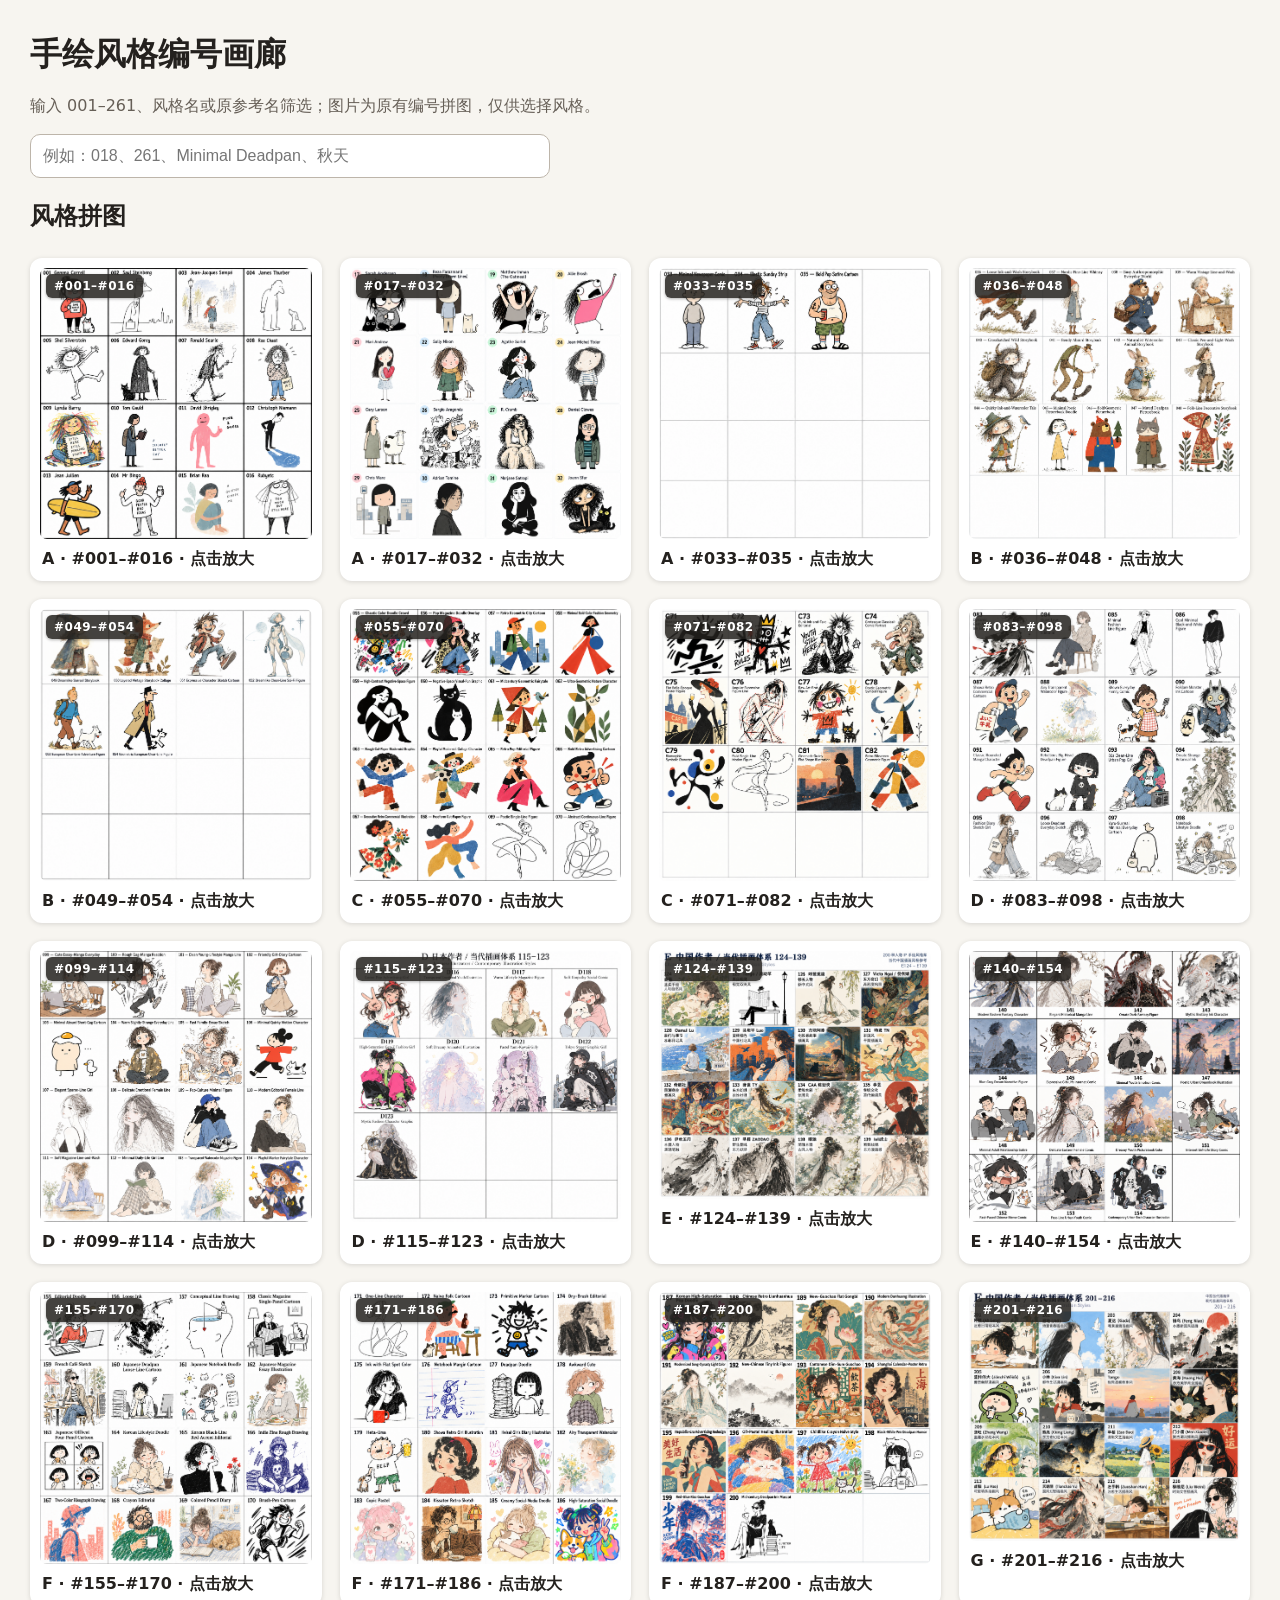
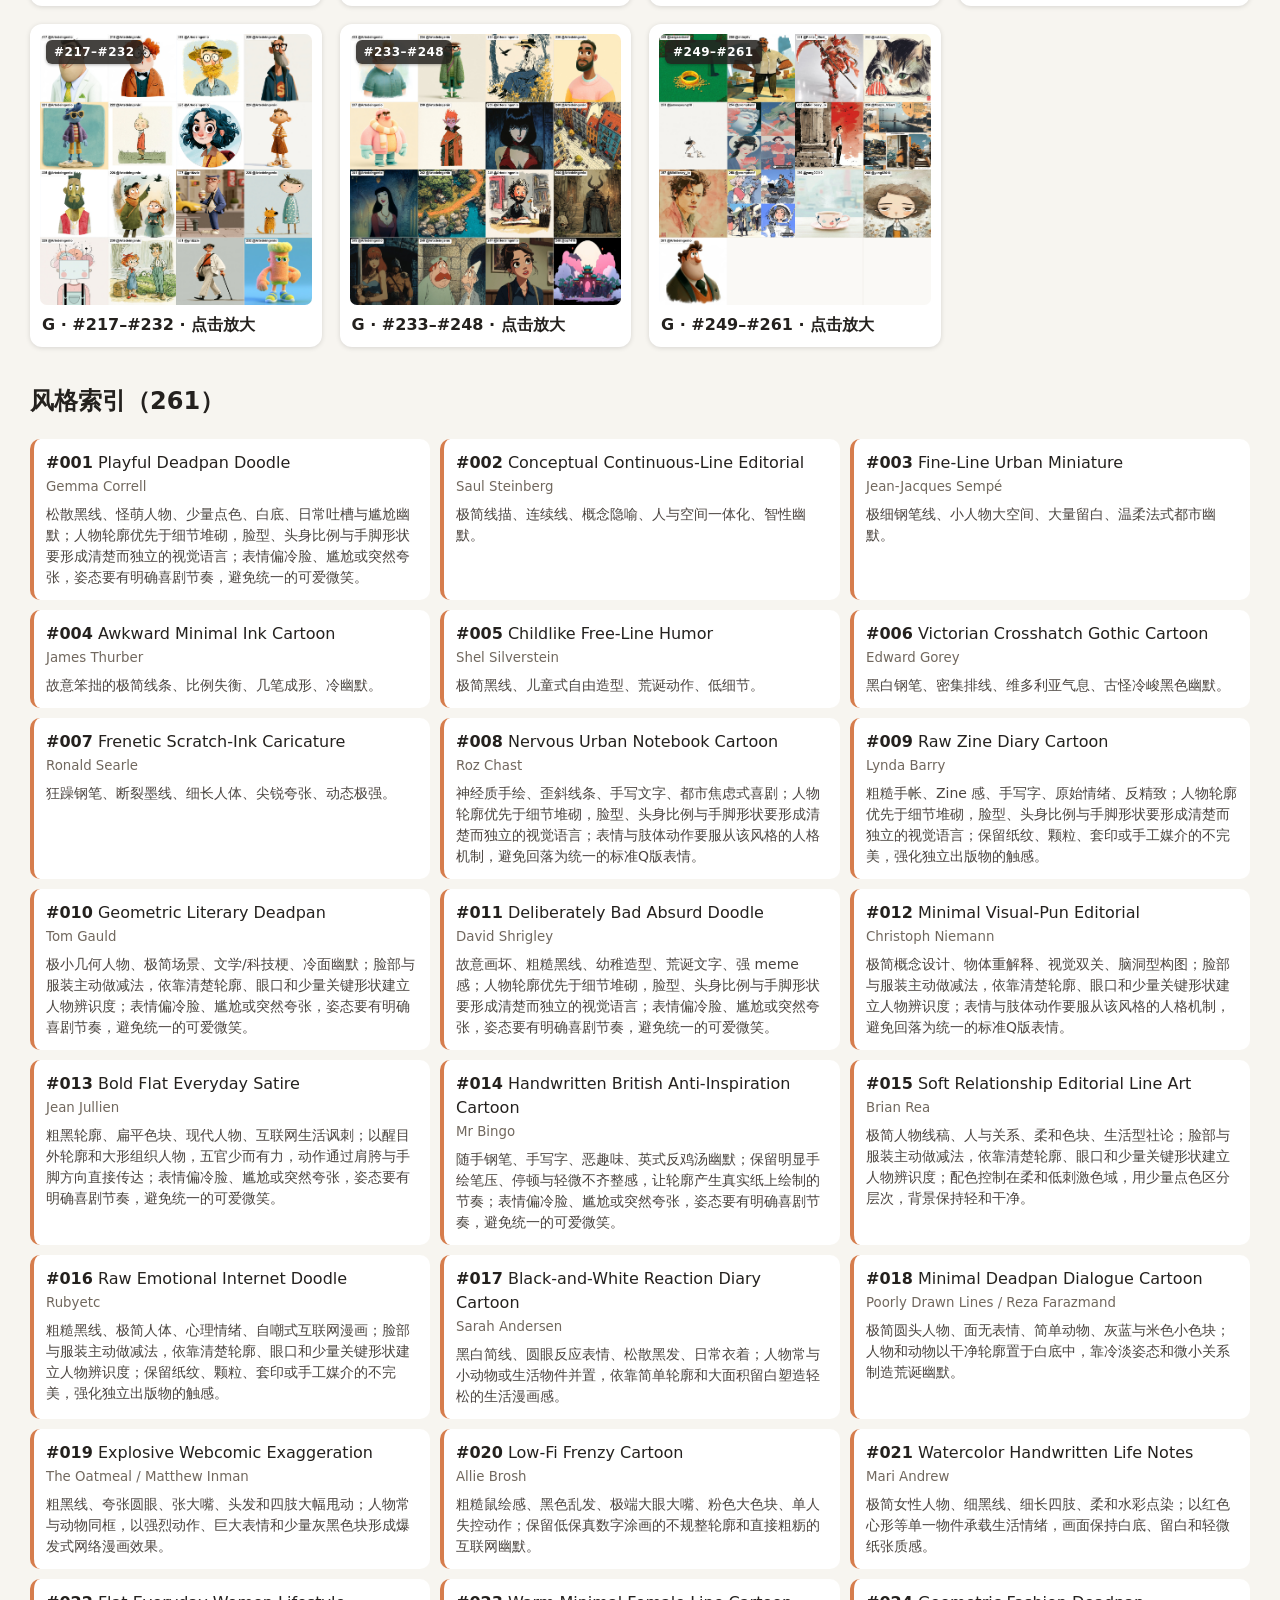
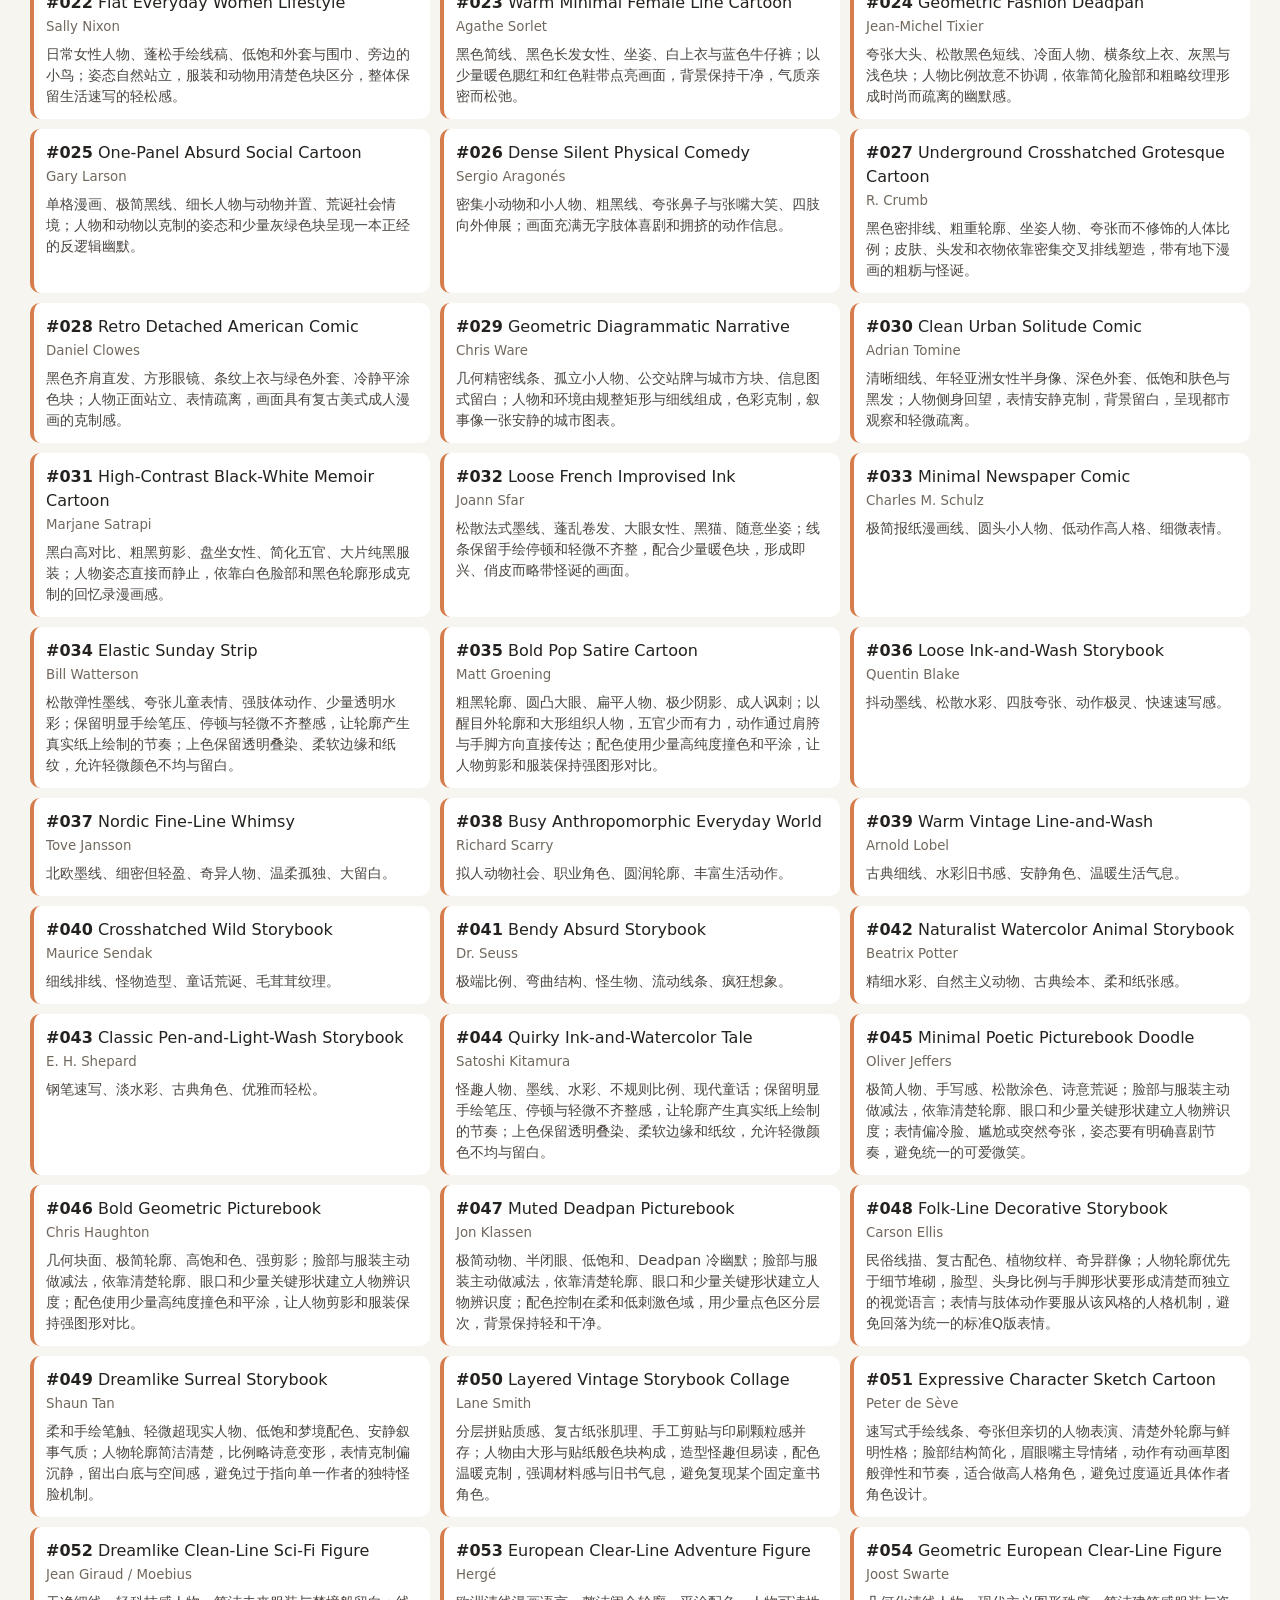
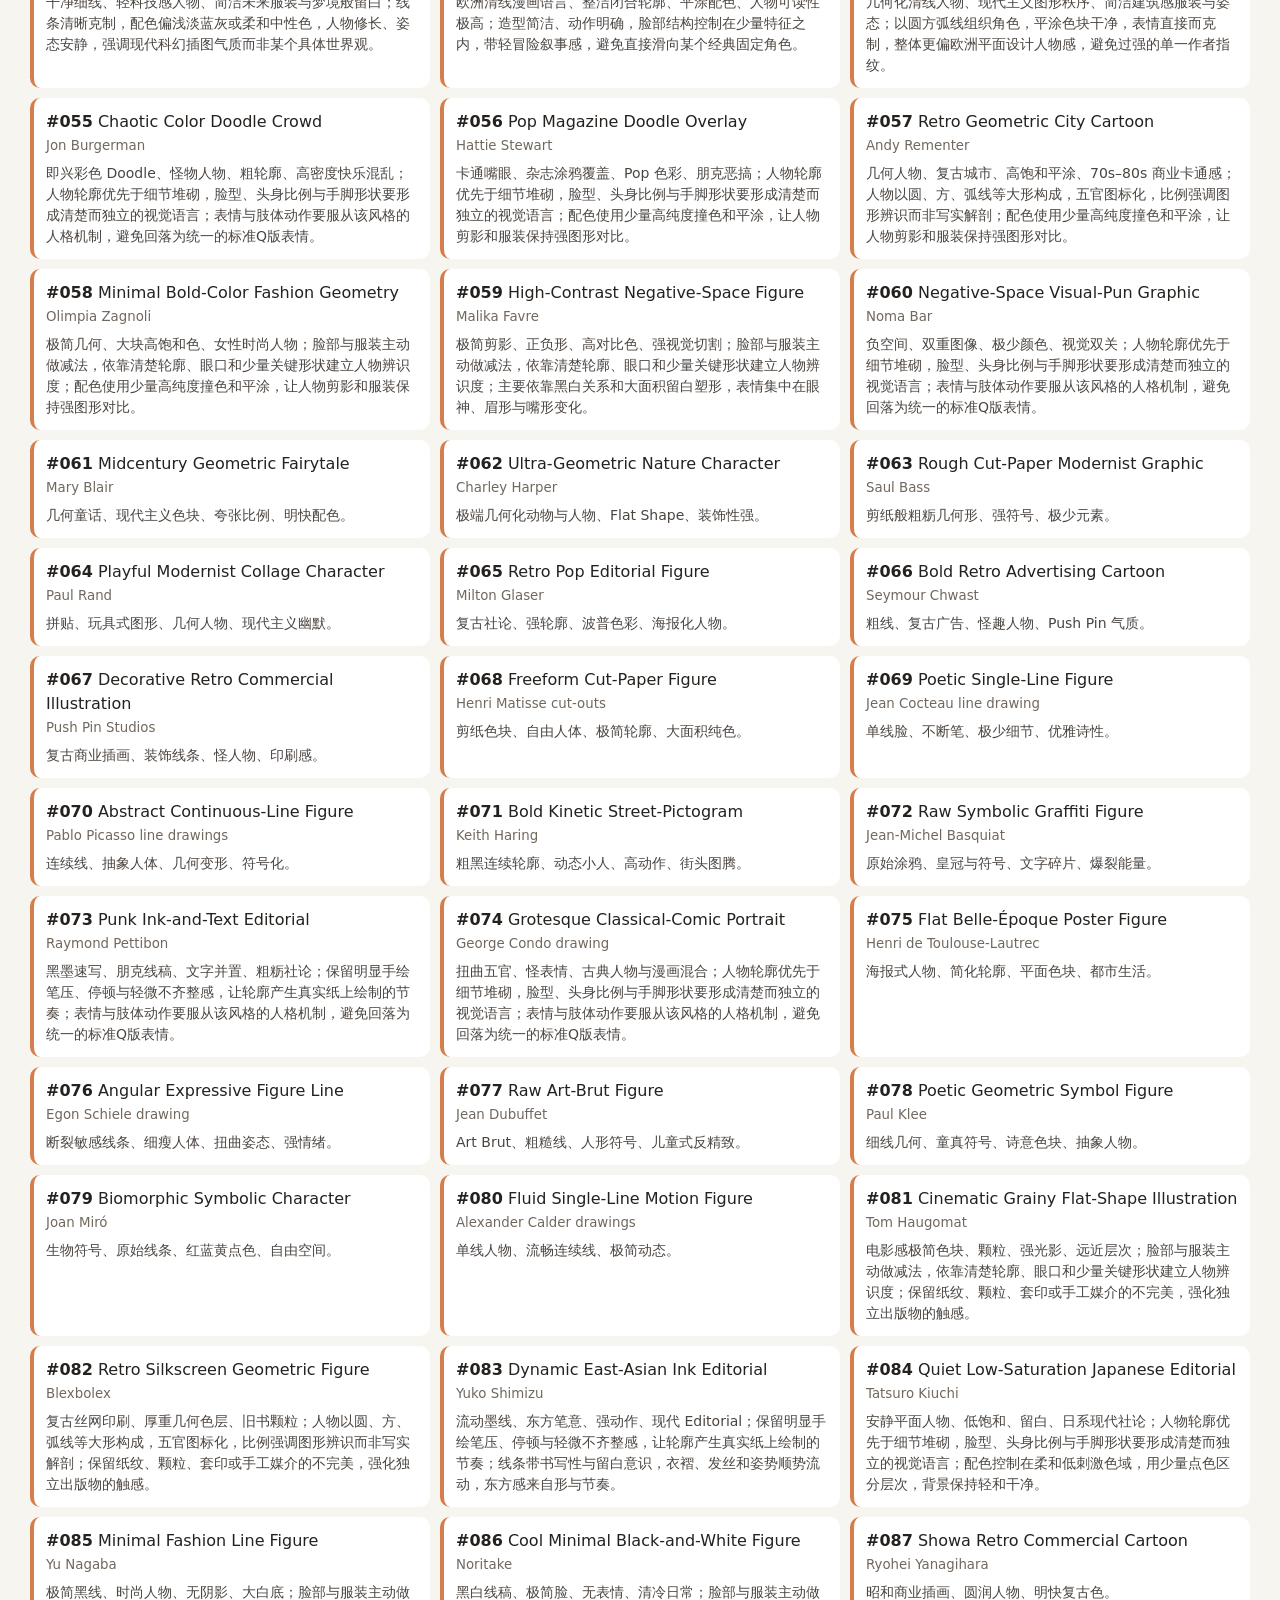
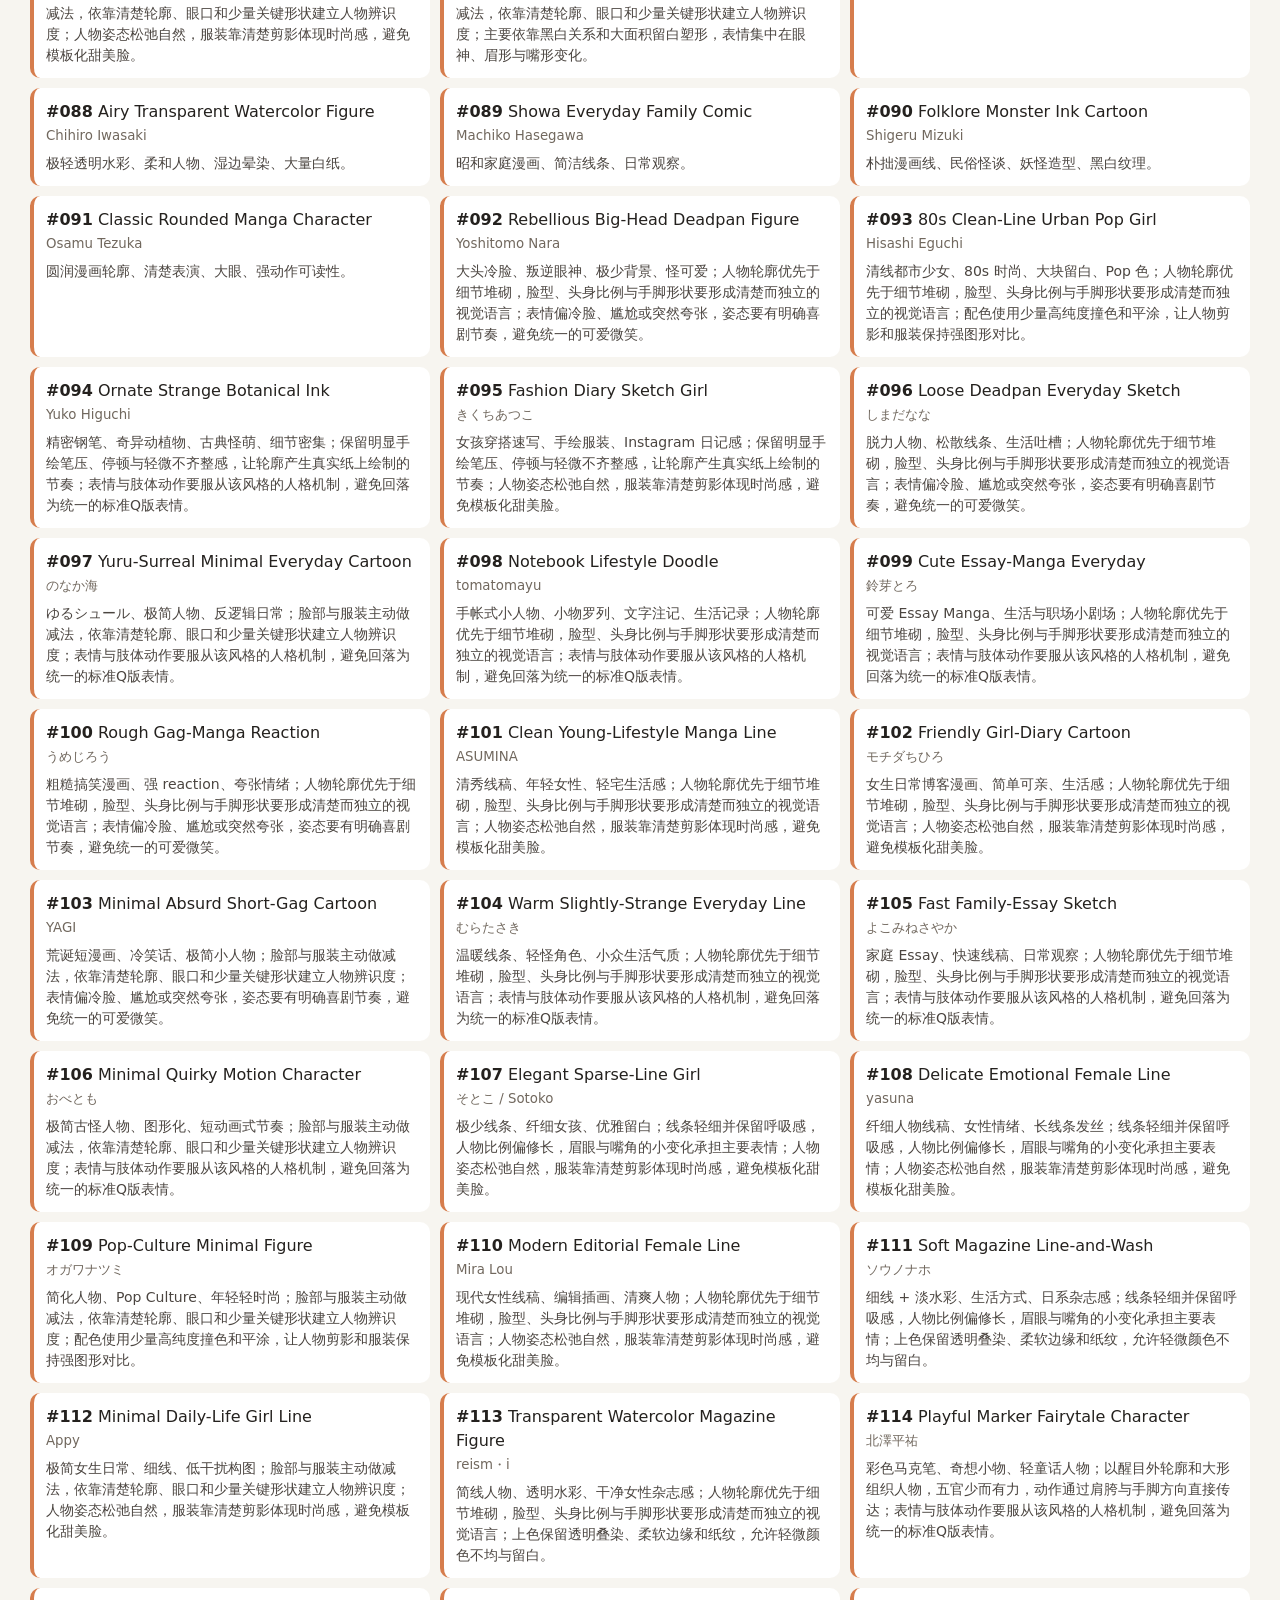
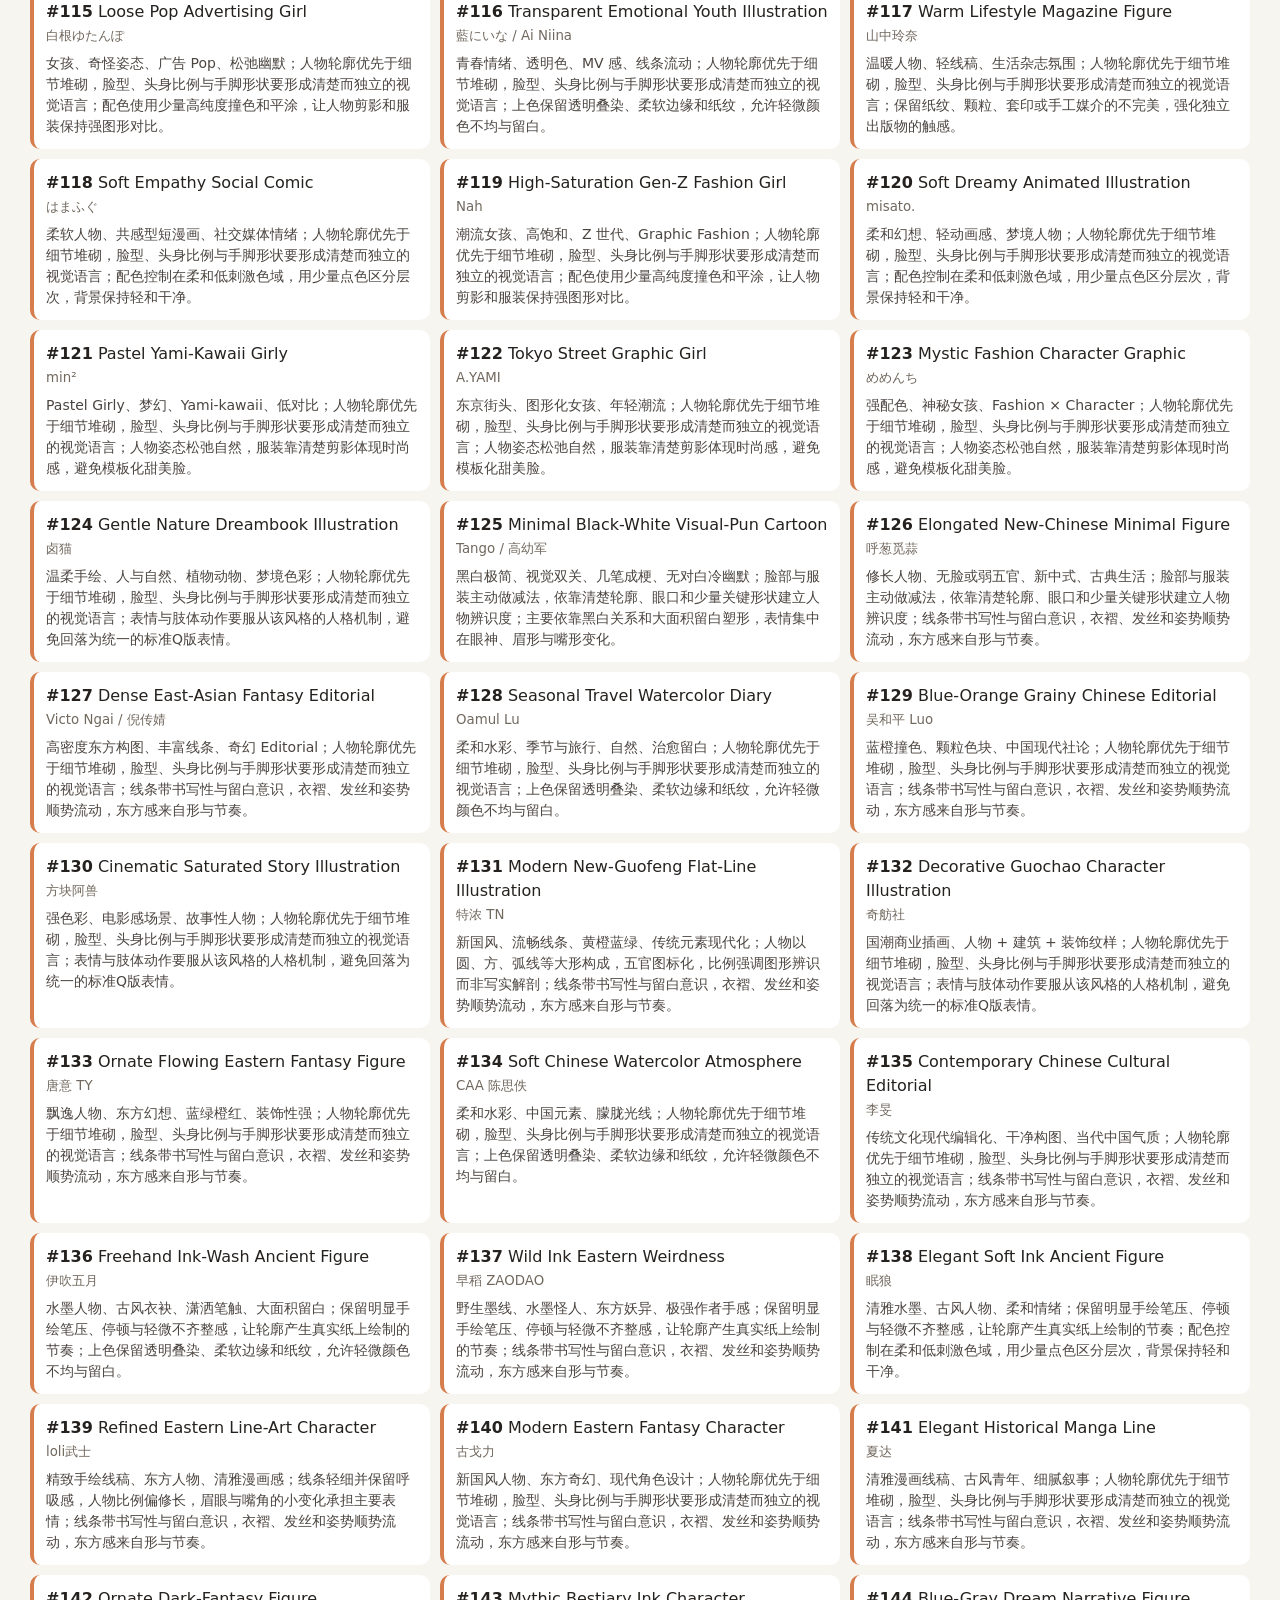
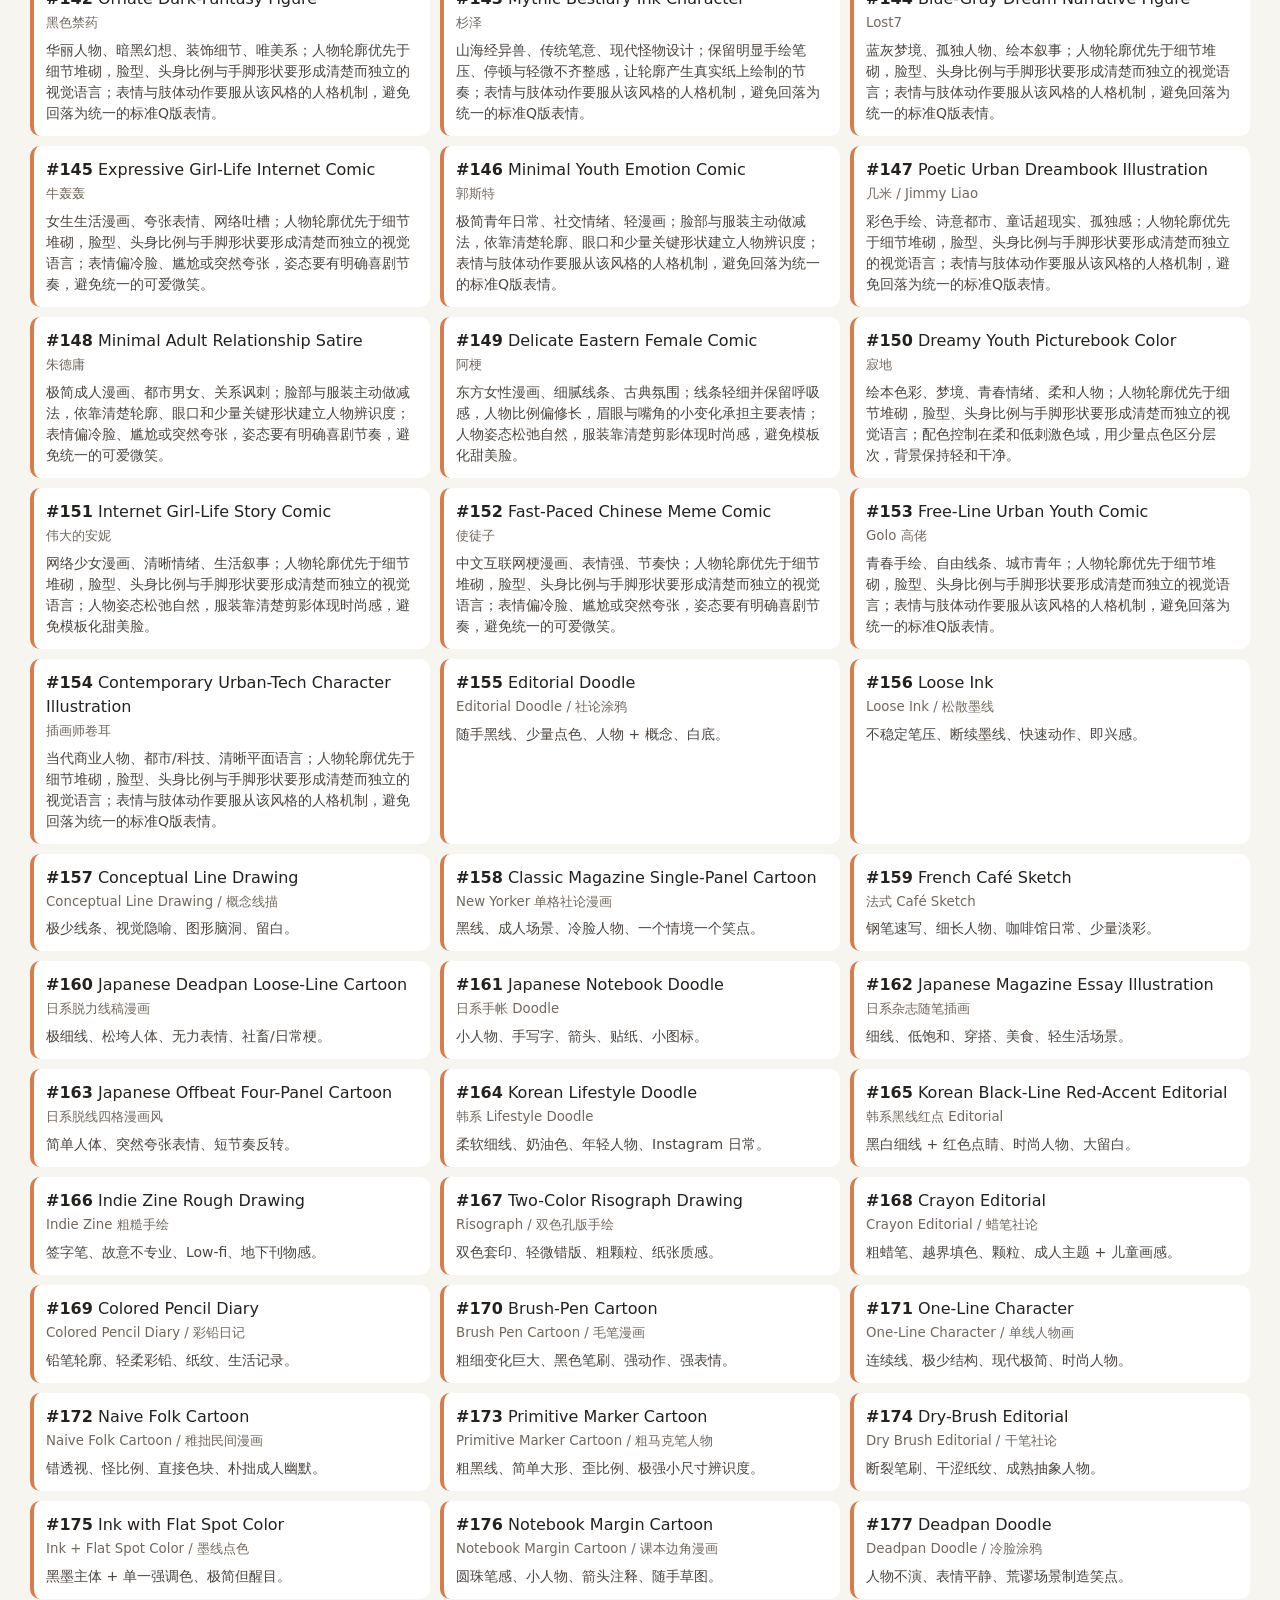
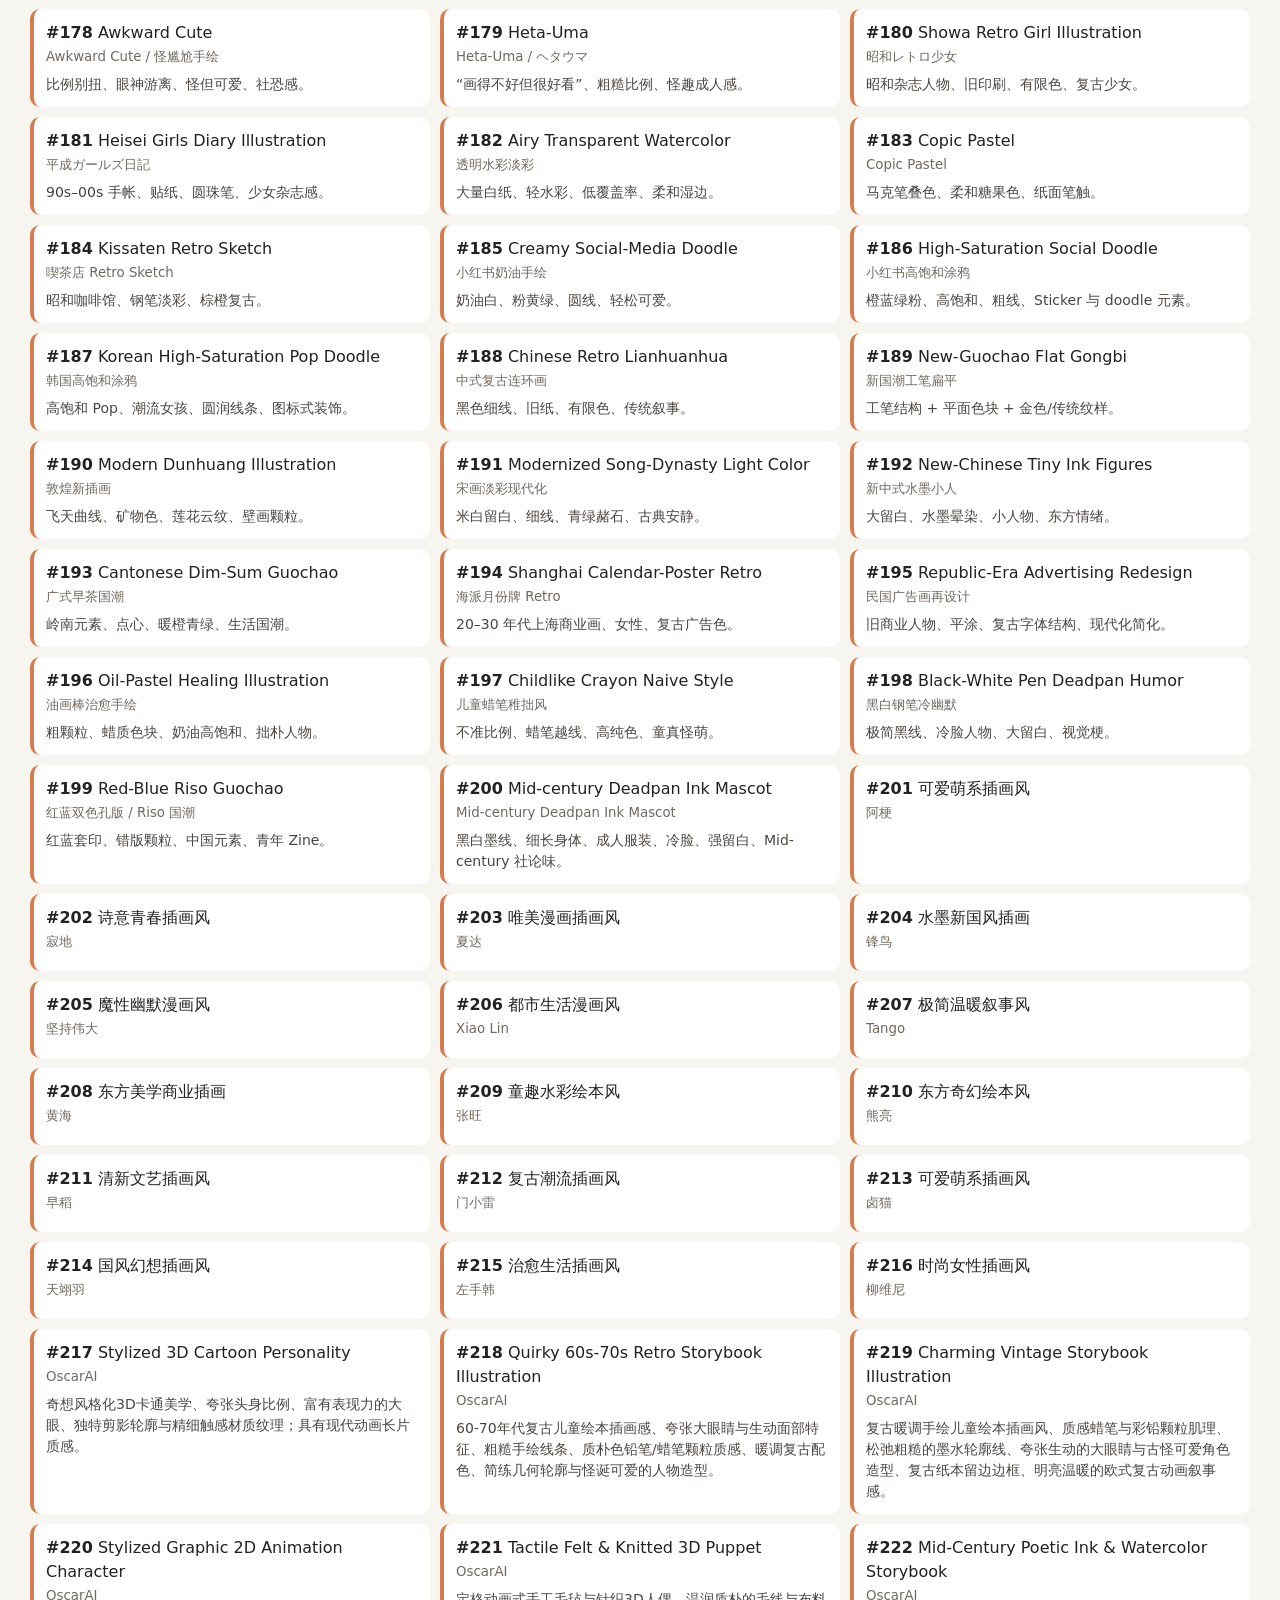
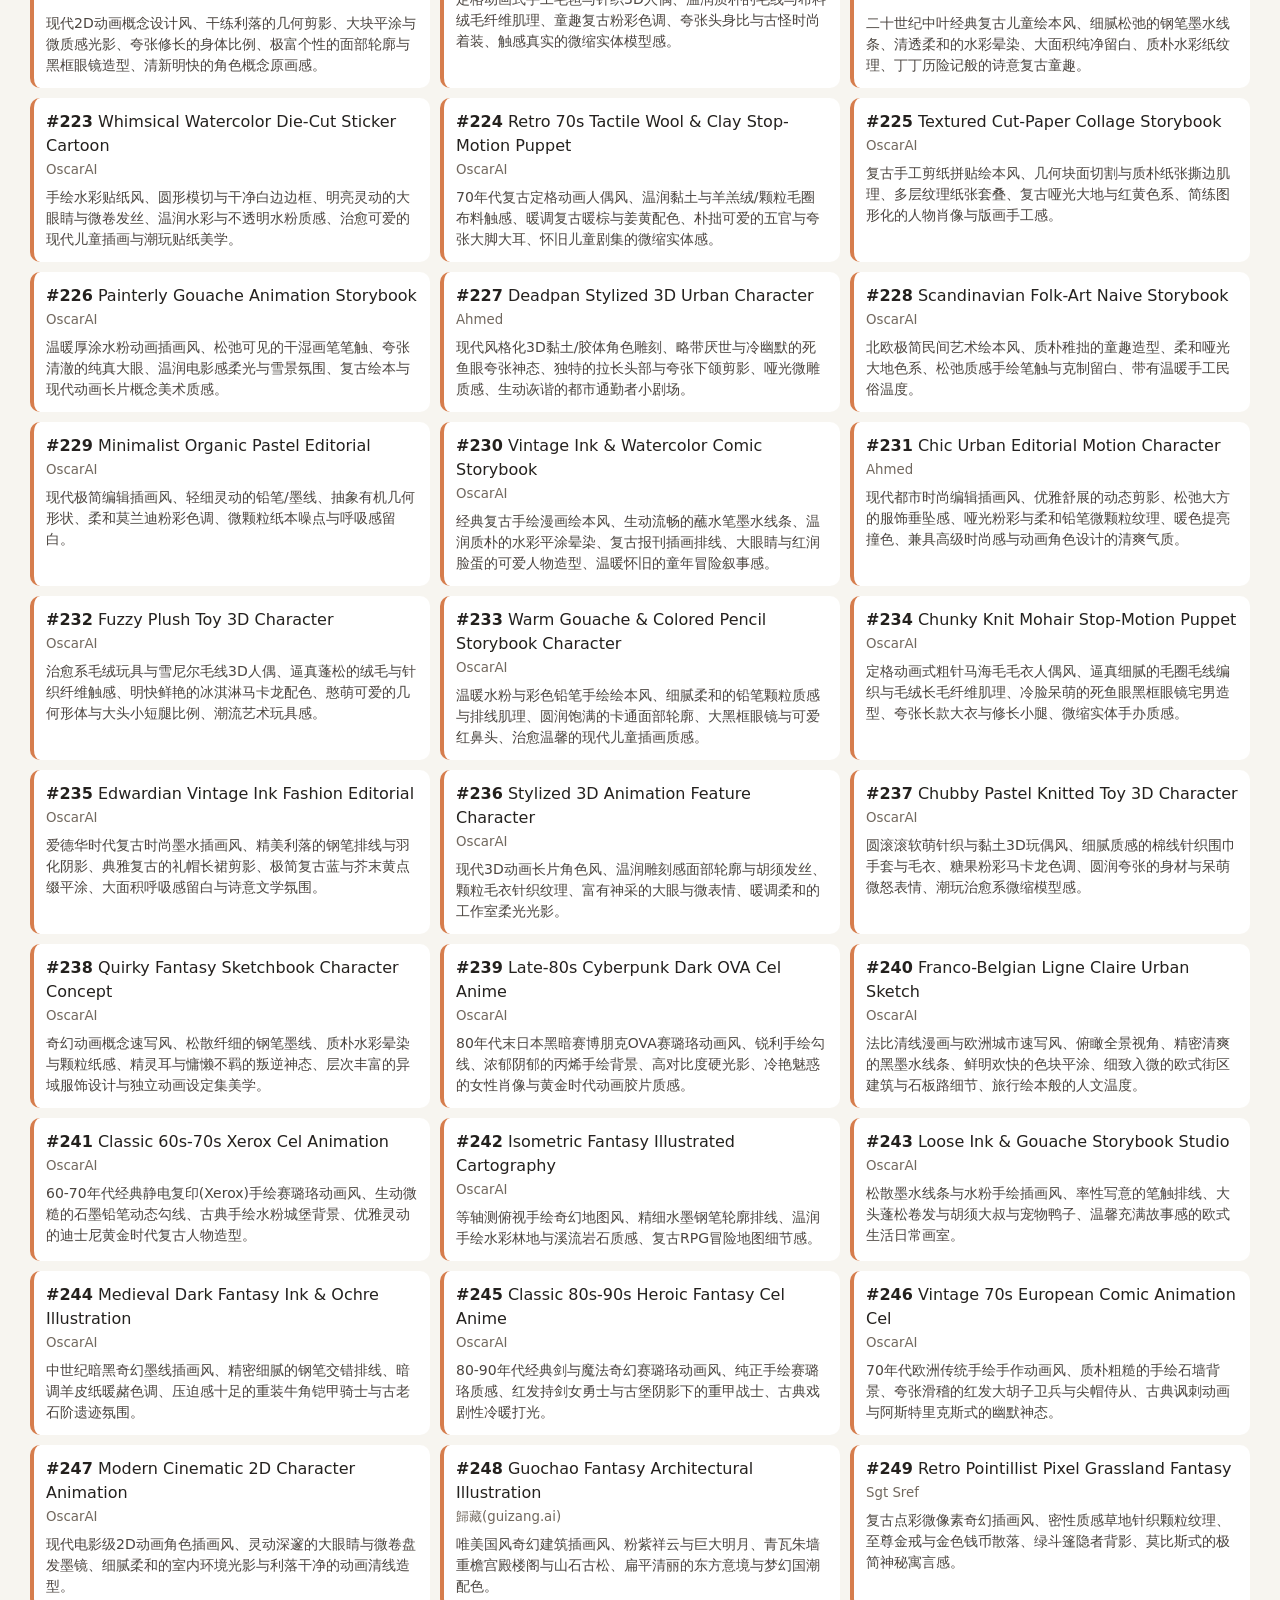
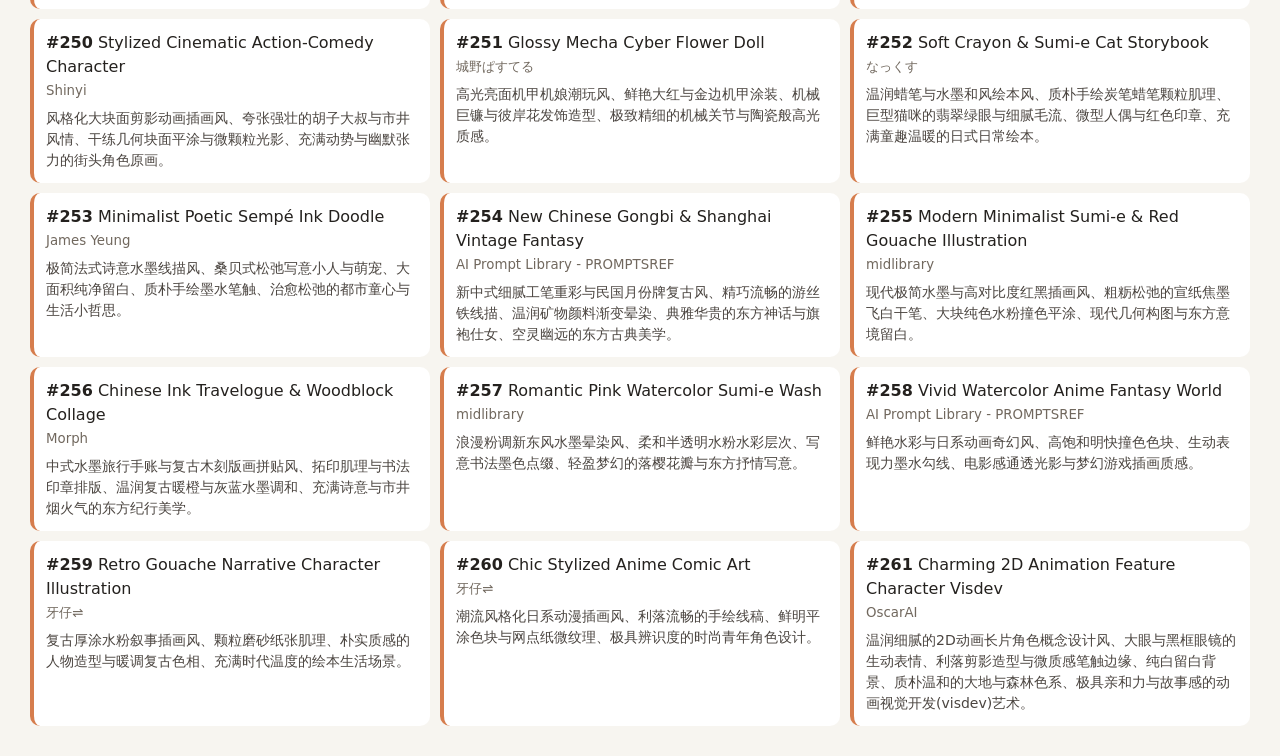
<file: handdraw-style-prompter/gallery/index.html>
<!doctype html>
<html lang="zh-CN"><head><meta charset="utf-8"><meta name="viewport" content="width=device-width, initial-scale=1">
<title>手绘风格编号画廊</title><style>
body{margin:0;background:#f7f5f0;color:#24211e;font:16px/1.5 system-ui,"Microsoft YaHei",sans-serif} main{max-width:1440px;margin:auto;padding:30px} h1{margin:0} .lead{color:#665f57} input{width:min(520px,100%);box-sizing:border-box;padding:12px;border:1px solid #bdb5aa;border-radius:10px;font-size:16px} .sheets{display:grid;grid-template-columns:repeat(auto-fit,minmax(290px,1fr));gap:18px;margin:24px 0 36px} figure{position:relative;margin:0;background:#fff;padding:10px;border-radius:12px;box-shadow:0 1px 5px #0002} .sheet-badge{position:absolute;top:16px;left:16px;background:rgba(36,33,30,0.85);color:#fff;padding:3px 8px;border-radius:6px;font-size:12px;font-weight:700;letter-spacing:0.5px;pointer-events:none;z-index:2;box-shadow:0 1px 3px rgba(0,0,0,0.3)} .sheet{display:block;width:100%;padding:0;border:0;background:transparent;cursor:zoom-in} .sheet:focus-visible{outline:3px solid #d67d4d;outline-offset:4px;border-radius:8px} img{display:block;width:100%;border-radius:7px} figcaption{padding:8px 2px 0;font-weight:700} .styles{display:grid;grid-template-columns:repeat(auto-fill,minmax(310px,1fr));gap:10px} .style{background:#fff;border-radius:10px;padding:12px;border-left:4px solid #d67d4d} .style b{font-variant-numeric:tabular-nums} .style small{display:block;color:#71685e;margin-top:2px} .style p{margin:7px 0 0;font-size:14px;color:#4b4540} dialog{width:min(94vw,1300px);max-width:none;padding:12px;border:0;border-radius:14px;background:#171513;color:#fff;box-shadow:0 20px 70px #0008} dialog::backdrop{background:#000b} dialog img{max-height:82vh;object-fit:contain} .close{float:right;border:0;border-radius:7px;padding:7px 10px;background:#fff;color:#24211e;cursor:pointer;font:inherit} .dialog-label{margin:8px 0 0;clear:both} [hidden]{display:none!important}</style></head>
<body><main><h1>手绘风格编号画廊</h1><p class="lead">输入 001–261、风格名或原参考名筛选；图片为原有编号拼图，仅供选择风格。</p><input id="search" type="search" placeholder="例如：018、261、Minimal Deadpan、秋天">
<h2>风格拼图</h2><section class="sheets"><figure data-group="A"><span class="sheet-badge">#001–#016</span><button class="sheet" type="button" data-src="../images/A_001-016.png" data-label="A · #001–#016" aria-label="放大查看 A #001 到 #016"><img src="../images/A_001-016.png" alt="Styles 001 to 016"></button><figcaption>A · #001–#016 · 点击放大</figcaption></figure>
<figure data-group="A"><span class="sheet-badge">#017–#032</span><button class="sheet" type="button" data-src="../images/A_017-032.png" data-label="A · #017–#032" aria-label="放大查看 A #017 到 #032"><img src="../images/A_017-032.png" alt="Styles 017 to 032"></button><figcaption>A · #017–#032 · 点击放大</figcaption></figure>
<figure data-group="A"><span class="sheet-badge">#033–#035</span><button class="sheet" type="button" data-src="../images/A_033-035.png" data-label="A · #033–#035" aria-label="放大查看 A #033 到 #035"><img src="../images/A_033-035.png" alt="Styles 033 to 035"></button><figcaption>A · #033–#035 · 点击放大</figcaption></figure>
<figure data-group="B"><span class="sheet-badge">#036–#048</span><button class="sheet" type="button" data-src="../images/B_036-048.png" data-label="B · #036–#048" aria-label="放大查看 B #036 到 #048"><img src="../images/B_036-048.png" alt="Styles 036 to 048"></button><figcaption>B · #036–#048 · 点击放大</figcaption></figure>
<figure data-group="B"><span class="sheet-badge">#049–#054</span><button class="sheet" type="button" data-src="../images/B_049-054.png" data-label="B · #049–#054" aria-label="放大查看 B #049 到 #054"><img src="../images/B_049-054.png" alt="Styles 049 to 054"></button><figcaption>B · #049–#054 · 点击放大</figcaption></figure>
<figure data-group="C"><span class="sheet-badge">#055–#070</span><button class="sheet" type="button" data-src="../images/C_055-070.png" data-label="C · #055–#070" aria-label="放大查看 C #055 到 #070"><img src="../images/C_055-070.png" alt="Styles 055 to 070"></button><figcaption>C · #055–#070 · 点击放大</figcaption></figure>
<figure data-group="C"><span class="sheet-badge">#071–#082</span><button class="sheet" type="button" data-src="../images/C_071-082.png" data-label="C · #071–#082" aria-label="放大查看 C #071 到 #082"><img src="../images/C_071-082.png" alt="Styles 071 to 082"></button><figcaption>C · #071–#082 · 点击放大</figcaption></figure>
<figure data-group="D"><span class="sheet-badge">#083–#098</span><button class="sheet" type="button" data-src="../images/D_083-098.png" data-label="D · #083–#098" aria-label="放大查看 D #083 到 #098"><img src="../images/D_083-098.png" alt="Styles 083 to 098"></button><figcaption>D · #083–#098 · 点击放大</figcaption></figure>
<figure data-group="D"><span class="sheet-badge">#099–#114</span><button class="sheet" type="button" data-src="../images/D_099-114.png" data-label="D · #099–#114" aria-label="放大查看 D #099 到 #114"><img src="../images/D_099-114.png" alt="Styles 099 to 114"></button><figcaption>D · #099–#114 · 点击放大</figcaption></figure>
<figure data-group="D"><span class="sheet-badge">#115–#123</span><button class="sheet" type="button" data-src="../images/D_115-123.png" data-label="D · #115–#123" aria-label="放大查看 D #115 到 #123"><img src="../images/D_115-123.png" alt="Styles 115 to 123"></button><figcaption>D · #115–#123 · 点击放大</figcaption></figure>
<figure data-group="E"><span class="sheet-badge">#124–#139</span><button class="sheet" type="button" data-src="../images/E_124-139.png" data-label="E · #124–#139" aria-label="放大查看 E #124 到 #139"><img src="../images/E_124-139.png" alt="Styles 124 to 139"></button><figcaption>E · #124–#139 · 点击放大</figcaption></figure>
<figure data-group="E"><span class="sheet-badge">#140–#154</span><button class="sheet" type="button" data-src="../images/E_140-154.png" data-label="E · #140–#154" aria-label="放大查看 E #140 到 #154"><img src="../images/E_140-154.png" alt="Styles 140 to 154"></button><figcaption>E · #140–#154 · 点击放大</figcaption></figure>
<figure data-group="F"><span class="sheet-badge">#155–#170</span><button class="sheet" type="button" data-src="../images/F_155-170.png" data-label="F · #155–#170" aria-label="放大查看 F #155 到 #170"><img src="../images/F_155-170.png" alt="Styles 155 to 170"></button><figcaption>F · #155–#170 · 点击放大</figcaption></figure>
<figure data-group="F"><span class="sheet-badge">#171–#186</span><button class="sheet" type="button" data-src="../images/F_171-186.png" data-label="F · #171–#186" aria-label="放大查看 F #171 到 #186"><img src="../images/F_171-186.png" alt="Styles 171 to 186"></button><figcaption>F · #171–#186 · 点击放大</figcaption></figure>
<figure data-group="F"><span class="sheet-badge">#187–#200</span><button class="sheet" type="button" data-src="../images/F_187-200.png" data-label="F · #187–#200" aria-label="放大查看 F #187 到 #200"><img src="../images/F_187-200.png" alt="Styles 187 to 200"></button><figcaption>F · #187–#200 · 点击放大</figcaption></figure>
<figure data-group="G"><span class="sheet-badge">#201–#216</span><button class="sheet" type="button" data-src="../images/G_201-216.png" data-label="G · #201–#216" aria-label="放大查看 G #201 到 #216"><img src="../images/G_201-216.png" alt="Styles 201 to 216"></button><figcaption>G · #201–#216 · 点击放大</figcaption></figure>
<figure data-group="G"><span class="sheet-badge">#217–#232</span><button class="sheet" type="button" data-src="../images/G_217-232.png" data-label="G · #217–#232" aria-label="放大查看 G #217 到 #232"><img src="../images/G_217-232.png" alt="Styles 217 to 232"></button><figcaption>G · #217–#232 · 点击放大</figcaption></figure>
<figure data-group="G"><span class="sheet-badge">#233–#248</span><button class="sheet" type="button" data-src="../images/G_233-248.png" data-label="G · #233–#248" aria-label="放大查看 G #233 到 #248"><img src="../images/G_233-248.png" alt="Styles 233 to 248"></button><figcaption>G · #233–#248 · 点击放大</figcaption></figure>
<figure data-group="G"><span class="sheet-badge">#249–#261</span><button class="sheet" type="button" data-src="../images/G_249-261.png" data-label="G · #249–#261" aria-label="放大查看 G #249 到 #261"><img src="../images/G_249-261.png" alt="Styles 249 to 261"></button><figcaption>G · #249–#261 · 点击放大</figcaption></figure></section><h2>风格索引（261）</h2><section class="styles" id="styles"><article class="style" data-number="001" data-group="A"><b>#001</b> <span>Playful Deadpan Doodle</span><small>Gemma Correll</small><p>松散黑线、怪萌人物、少量点色、白底、日常吐槽与尴尬幽默；人物轮廓优先于细节堆砌，脸型、头身比例与手脚形状要形成清楚而独立的视觉语言；表情偏冷脸、尴尬或突然夸张，姿态要有明确喜剧节奏，避免统一的可爱微笑。</p></article>
<article class="style" data-number="002" data-group="A"><b>#002</b> <span>Conceptual Continuous-Line Editorial</span><small>Saul Steinberg</small><p>极简线描、连续线、概念隐喻、人与空间一体化、智性幽默。</p></article>
<article class="style" data-number="003" data-group="A"><b>#003</b> <span>Fine-Line Urban Miniature</span><small>Jean-Jacques Sempé</small><p>极细钢笔线、小人物大空间、大量留白、温柔法式都市幽默。</p></article>
<article class="style" data-number="004" data-group="A"><b>#004</b> <span>Awkward Minimal Ink Cartoon</span><small>James Thurber</small><p>故意笨拙的极简线条、比例失衡、几笔成形、冷幽默。</p></article>
<article class="style" data-number="005" data-group="A"><b>#005</b> <span>Childlike Free-Line Humor</span><small>Shel Silverstein</small><p>极简黑线、儿童式自由造型、荒诞动作、低细节。</p></article>
<article class="style" data-number="006" data-group="A"><b>#006</b> <span>Victorian Crosshatch Gothic Cartoon</span><small>Edward Gorey</small><p>黑白钢笔、密集排线、维多利亚气息、古怪冷峻黑色幽默。</p></article>
<article class="style" data-number="007" data-group="A"><b>#007</b> <span>Frenetic Scratch-Ink Caricature</span><small>Ronald Searle</small><p>狂躁钢笔、断裂墨线、细长人体、尖锐夸张、动态极强。</p></article>
<article class="style" data-number="008" data-group="A"><b>#008</b> <span>Nervous Urban Notebook Cartoon</span><small>Roz Chast</small><p>神经质手绘、歪斜线条、手写文字、都市焦虑式喜剧；人物轮廓优先于细节堆砌，脸型、头身比例与手脚形状要形成清楚而独立的视觉语言；表情与肢体动作要服从该风格的人格机制，避免回落为统一的标准Q版表情。</p></article>
<article class="style" data-number="009" data-group="A"><b>#009</b> <span>Raw Zine Diary Cartoon</span><small>Lynda Barry</small><p>粗糙手帐、Zine 感、手写字、原始情绪、反精致；人物轮廓优先于细节堆砌，脸型、头身比例与手脚形状要形成清楚而独立的视觉语言；保留纸纹、颗粒、套印或手工媒介的不完美，强化独立出版物的触感。</p></article>
<article class="style" data-number="010" data-group="A"><b>#010</b> <span>Geometric Literary Deadpan</span><small>Tom Gauld</small><p>极小几何人物、极简场景、文学/科技梗、冷面幽默；脸部与服装主动做减法，依靠清楚轮廓、眼口和少量关键形状建立人物辨识度；表情偏冷脸、尴尬或突然夸张，姿态要有明确喜剧节奏，避免统一的可爱微笑。</p></article>
<article class="style" data-number="011" data-group="A"><b>#011</b> <span>Deliberately Bad Absurd Doodle</span><small>David Shrigley</small><p>故意画坏、粗糙黑线、幼稚造型、荒诞文字、强 meme 感；人物轮廓优先于细节堆砌，脸型、头身比例与手脚形状要形成清楚而独立的视觉语言；表情偏冷脸、尴尬或突然夸张，姿态要有明确喜剧节奏，避免统一的可爱微笑。</p></article>
<article class="style" data-number="012" data-group="A"><b>#012</b> <span>Minimal Visual-Pun Editorial</span><small>Christoph Niemann</small><p>极简概念设计、物体重解释、视觉双关、脑洞型构图；脸部与服装主动做减法，依靠清楚轮廓、眼口和少量关键形状建立人物辨识度；表情与肢体动作要服从该风格的人格机制，避免回落为统一的标准Q版表情。</p></article>
<article class="style" data-number="013" data-group="A"><b>#013</b> <span>Bold Flat Everyday Satire</span><small>Jean Jullien</small><p>粗黑轮廓、扁平色块、现代人物、互联网生活讽刺；以醒目外轮廓和大形组织人物，五官少而有力，动作通过肩胯与手脚方向直接传达；表情偏冷脸、尴尬或突然夸张，姿态要有明确喜剧节奏，避免统一的可爱微笑。</p></article>
<article class="style" data-number="014" data-group="A"><b>#014</b> <span>Handwritten British Anti-Inspiration Cartoon</span><small>Mr Bingo</small><p>随手钢笔、手写字、恶趣味、英式反鸡汤幽默；保留明显手绘笔压、停顿与轻微不齐整感，让轮廓产生真实纸上绘制的节奏；表情偏冷脸、尴尬或突然夸张，姿态要有明确喜剧节奏，避免统一的可爱微笑。</p></article>
<article class="style" data-number="015" data-group="A"><b>#015</b> <span>Soft Relationship Editorial Line Art</span><small>Brian Rea</small><p>极简人物线稿、人与关系、柔和色块、生活型社论；脸部与服装主动做减法，依靠清楚轮廓、眼口和少量关键形状建立人物辨识度；配色控制在柔和低刺激色域，用少量点色区分层次，背景保持轻和干净。</p></article>
<article class="style" data-number="016" data-group="A"><b>#016</b> <span>Raw Emotional Internet Doodle</span><small>Rubyetc</small><p>粗糙黑线、极简人体、心理情绪、自嘲式互联网漫画；脸部与服装主动做减法，依靠清楚轮廓、眼口和少量关键形状建立人物辨识度；保留纸纹、颗粒、套印或手工媒介的不完美，强化独立出版物的触感。</p></article>
<article class="style" data-number="017" data-group="A"><b>#017</b> <span>Black-and-White Reaction Diary Cartoon</span><small>Sarah Andersen</small><p>黑白简线、圆眼反应表情、松散黑发、日常衣着；人物常与小动物或生活物件并置，依靠简单轮廓和大面积留白塑造轻松的生活漫画感。</p></article>
<article class="style" data-number="018" data-group="A"><b>#018</b> <span>Minimal Deadpan Dialogue Cartoon</span><small>Poorly Drawn Lines / Reza Farazmand</small><p>极简圆头人物、面无表情、简单动物、灰蓝与米色小色块；人物和动物以干净轮廓置于白底中，靠冷淡姿态和微小关系制造荒诞幽默。</p></article>
<article class="style" data-number="019" data-group="A"><b>#019</b> <span>Explosive Webcomic Exaggeration</span><small>The Oatmeal / Matthew Inman</small><p>粗黑线、夸张圆眼、张大嘴、头发和四肢大幅甩动；人物常与动物同框，以强烈动作、巨大表情和少量灰黑色块形成爆发式网络漫画效果。</p></article>
<article class="style" data-number="020" data-group="A"><b>#020</b> <span>Low-Fi Frenzy Cartoon</span><small>Allie Brosh</small><p>粗糙鼠绘感、黑色乱发、极端大眼大嘴、粉色大色块、单人失控动作；保留低保真数字涂画的不规整轮廓和直接粗粝的互联网幽默。</p></article>
<article class="style" data-number="021" data-group="A"><b>#021</b> <span>Watercolor Handwritten Life Notes</span><small>Mari Andrew</small><p>极简女性人物、细黑线、细长四肢、柔和水彩点染；以红色心形等单一物件承载生活情绪，画面保持白底、留白和轻微纸张质感。</p></article>
<article class="style" data-number="022" data-group="A"><b>#022</b> <span>Flat Everyday Women Lifestyle</span><small>Sally Nixon</small><p>日常女性人物、蓬松手绘线稿、低饱和外套与围巾、旁边的小鸟；姿态自然站立，服装和动物用清楚色块区分，整体保留生活速写的轻松感。</p></article>
<article class="style" data-number="023" data-group="A"><b>#023</b> <span>Warm Minimal Female Line Cartoon</span><small>Agathe Sorlet</small><p>黑色简线、黑色长发女性、坐姿、白上衣与蓝色牛仔裤；以少量暖色腮红和红色鞋带点亮画面，背景保持干净，气质亲密而松弛。</p></article>
<article class="style" data-number="024" data-group="A"><b>#024</b> <span>Geometric Fashion Deadpan</span><small>Jean-Michel Tixier</small><p>夸张大头、松散黑色短线、冷面人物、横条纹上衣、灰黑与浅色块；人物比例故意不协调，依靠简化脸部和粗略纹理形成时尚而疏离的幽默感。</p></article>
<article class="style" data-number="025" data-group="A"><b>#025</b> <span>One-Panel Absurd Social Cartoon</span><small>Gary Larson</small><p>单格漫画、极简黑线、细长人物与动物并置、荒诞社会情境；人物和动物以克制的姿态和少量灰绿色块呈现一本正经的反逻辑幽默。</p></article>
<article class="style" data-number="026" data-group="A"><b>#026</b> <span>Dense Silent Physical Comedy</span><small>Sergio Aragonés</small><p>密集小动物和小人物、粗黑线、夸张鼻子与张嘴大笑、四肢向外伸展；画面充满无字肢体喜剧和拥挤的动作信息。</p></article>
<article class="style" data-number="027" data-group="A"><b>#027</b> <span>Underground Crosshatched Grotesque Cartoon</span><small>R. Crumb</small><p>黑色密排线、粗重轮廓、坐姿人物、夸张而不修饰的人体比例；皮肤、头发和衣物依靠密集交叉排线塑造，带有地下漫画的粗粝与怪诞。</p></article>
<article class="style" data-number="028" data-group="A"><b>#028</b> <span>Retro Detached American Comic</span><small>Daniel Clowes</small><p>黑色齐肩直发、方形眼镜、条纹上衣与绿色外套、冷静平涂色块；人物正面站立、表情疏离，画面具有复古美式成人漫画的克制感。</p></article>
<article class="style" data-number="029" data-group="A"><b>#029</b> <span>Geometric Diagrammatic Narrative</span><small>Chris Ware</small><p>几何精密线条、孤立小人物、公交站牌与城市方块、信息图式留白；人物和环境由规整矩形与细线组成，色彩克制，叙事像一张安静的城市图表。</p></article>
<article class="style" data-number="030" data-group="A"><b>#030</b> <span>Clean Urban Solitude Comic</span><small>Adrian Tomine</small><p>清晰细线、年轻亚洲女性半身像、深色外套、低饱和肤色与黑发；人物侧身回望，表情安静克制，背景留白，呈现都市观察和轻微疏离。</p></article>
<article class="style" data-number="031" data-group="A"><b>#031</b> <span>High-Contrast Black-White Memoir Cartoon</span><small>Marjane Satrapi</small><p>黑白高对比、粗黑剪影、盘坐女性、简化五官、大片纯黑服装；人物姿态直接而静止，依靠白色脸部和黑色轮廓形成克制的回忆录漫画感。</p></article>
<article class="style" data-number="032" data-group="A"><b>#032</b> <span>Loose French Improvised Ink</span><small>Joann Sfar</small><p>松散法式墨线、蓬乱卷发、大眼女性、黑猫、随意坐姿；线条保留手绘停顿和轻微不齐整，配合少量暖色块，形成即兴、俏皮而略带怪诞的画面。</p></article>
<article class="style" data-number="033" data-group="A"><b>#033</b> <span>Minimal Newspaper Comic</span><small>Charles M. Schulz</small><p>极简报纸漫画线、圆头小人物、低动作高人格、细微表情。</p></article>
<article class="style" data-number="034" data-group="A"><b>#034</b> <span>Elastic Sunday Strip</span><small>Bill Watterson</small><p>松散弹性墨线、夸张儿童表情、强肢体动作、少量透明水彩；保留明显手绘笔压、停顿与轻微不齐整感，让轮廓产生真实纸上绘制的节奏；上色保留透明叠染、柔软边缘和纸纹，允许轻微颜色不均与留白。</p></article>
<article class="style" data-number="035" data-group="A"><b>#035</b> <span>Bold Pop Satire Cartoon</span><small>Matt Groening</small><p>粗黑轮廓、圆凸大眼、扁平人物、极少阴影、成人讽刺；以醒目外轮廓和大形组织人物，五官少而有力，动作通过肩胯与手脚方向直接传达；配色使用少量高纯度撞色和平涂，让人物剪影和服装保持强图形对比。</p></article>
<article class="style" data-number="036" data-group="B"><b>#036</b> <span>Loose Ink-and-Wash Storybook</span><small>Quentin Blake</small><p>抖动墨线、松散水彩、四肢夸张、动作极灵、快速速写感。</p></article>
<article class="style" data-number="037" data-group="B"><b>#037</b> <span>Nordic Fine-Line Whimsy</span><small>Tove Jansson</small><p>北欧墨线、细密但轻盈、奇异人物、温柔孤独、大留白。</p></article>
<article class="style" data-number="038" data-group="B"><b>#038</b> <span>Busy Anthropomorphic Everyday World</span><small>Richard Scarry</small><p>拟人动物社会、职业角色、圆润轮廓、丰富生活动作。</p></article>
<article class="style" data-number="039" data-group="B"><b>#039</b> <span>Warm Vintage Line-and-Wash</span><small>Arnold Lobel</small><p>古典细线、水彩旧书感、安静角色、温暖生活气息。</p></article>
<article class="style" data-number="040" data-group="B"><b>#040</b> <span>Crosshatched Wild Storybook</span><small>Maurice Sendak</small><p>细线排线、怪物造型、童话荒诞、毛茸茸纹理。</p></article>
<article class="style" data-number="041" data-group="B"><b>#041</b> <span>Bendy Absurd Storybook</span><small>Dr. Seuss</small><p>极端比例、弯曲结构、怪生物、流动线条、疯狂想象。</p></article>
<article class="style" data-number="042" data-group="B"><b>#042</b> <span>Naturalist Watercolor Animal Storybook</span><small>Beatrix Potter</small><p>精细水彩、自然主义动物、古典绘本、柔和纸张感。</p></article>
<article class="style" data-number="043" data-group="B"><b>#043</b> <span>Classic Pen-and-Light-Wash Storybook</span><small>E. H. Shepard</small><p>钢笔速写、淡水彩、古典角色、优雅而轻松。</p></article>
<article class="style" data-number="044" data-group="B"><b>#044</b> <span>Quirky Ink-and-Watercolor Tale</span><small>Satoshi Kitamura</small><p>怪趣人物、墨线、水彩、不规则比例、现代童话；保留明显手绘笔压、停顿与轻微不齐整感，让轮廓产生真实纸上绘制的节奏；上色保留透明叠染、柔软边缘和纸纹，允许轻微颜色不均与留白。</p></article>
<article class="style" data-number="045" data-group="B"><b>#045</b> <span>Minimal Poetic Picturebook Doodle</span><small>Oliver Jeffers</small><p>极简人物、手写感、松散涂色、诗意荒诞；脸部与服装主动做减法，依靠清楚轮廓、眼口和少量关键形状建立人物辨识度；表情偏冷脸、尴尬或突然夸张，姿态要有明确喜剧节奏，避免统一的可爱微笑。</p></article>
<article class="style" data-number="046" data-group="B"><b>#046</b> <span>Bold Geometric Picturebook</span><small>Chris Haughton</small><p>几何块面、极简轮廓、高饱和色、强剪影；脸部与服装主动做减法，依靠清楚轮廓、眼口和少量关键形状建立人物辨识度；配色使用少量高纯度撞色和平涂，让人物剪影和服装保持强图形对比。</p></article>
<article class="style" data-number="047" data-group="B"><b>#047</b> <span>Muted Deadpan Picturebook</span><small>Jon Klassen</small><p>极简动物、半闭眼、低饱和、Deadpan 冷幽默；脸部与服装主动做减法，依靠清楚轮廓、眼口和少量关键形状建立人物辨识度；配色控制在柔和低刺激色域，用少量点色区分层次，背景保持轻和干净。</p></article>
<article class="style" data-number="048" data-group="B"><b>#048</b> <span>Folk-Line Decorative Storybook</span><small>Carson Ellis</small><p>民俗线描、复古配色、植物纹样、奇异群像；人物轮廓优先于细节堆砌，脸型、头身比例与手脚形状要形成清楚而独立的视觉语言；表情与肢体动作要服从该风格的人格机制，避免回落为统一的标准Q版表情。</p></article>
<article class="style" data-number="049" data-group="B"><b>#049</b> <span>Dreamlike Surreal Storybook</span><small>Shaun Tan</small><p>柔和手绘笔触、轻微超现实人物、低饱和梦境配色、安静叙事气质；人物轮廓简洁清楚，比例略诗意变形，表情克制偏沉静，留出白底与空间感，避免过于指向单一作者的独特怪脸机制。</p></article>
<article class="style" data-number="050" data-group="B"><b>#050</b> <span>Layered Vintage Storybook Collage</span><small>Lane Smith</small><p>分层拼贴质感、复古纸张肌理、手工剪贴与印刷颗粒感并存；人物由大形与贴纸般色块构成，造型怪趣但易读，配色温暖克制，强调材料感与旧书气息，避免复现某个固定童书角色。</p></article>
<article class="style" data-number="051" data-group="B"><b>#051</b> <span>Expressive Character Sketch Cartoon</span><small>Peter de Sève</small><p>速写式手绘线条、夸张但亲切的人物表演、清楚外轮廓与鲜明性格；脸部结构简化，眉眼嘴主导情绪，动作有动画草图般弹性和节奏，适合做高人格角色，避免过度逼近具体作者角色设计。</p></article>
<article class="style" data-number="052" data-group="B"><b>#052</b> <span>Dreamlike Clean-Line Sci-Fi Figure</span><small>Jean Giraud / Moebius</small><p>干净细线、轻科技感人物、简洁未来服装与梦境般留白；线条清晰克制，配色偏浅淡蓝灰或柔和中性色，人物修长、姿态安静，强调现代科幻插图气质而非某个具体世界观。</p></article>
<article class="style" data-number="053" data-group="B"><b>#053</b> <span>European Clear-Line Adventure Figure</span><small>Hergé</small><p>欧洲清线漫画语言、整洁闭合轮廓、平涂配色、人物可读性极高；造型简洁、动作明确，脸部结构控制在少量特征之内，带轻冒险叙事感，避免直接滑向某个经典固定角色。</p></article>
<article class="style" data-number="054" data-group="B"><b>#054</b> <span>Geometric European Clear-Line Figure</span><small>Joost Swarte</small><p>几何化清线人物、现代主义图形秩序、简洁建筑感服装与姿态；以圆方弧线组织角色，平涂色块干净，表情直接而克制，整体更偏欧洲平面设计人物感，避免过强的单一作者指纹。</p></article>
<article class="style" data-number="055" data-group="C"><b>#055</b> <span>Chaotic Color Doodle Crowd</span><small>Jon Burgerman</small><p>即兴彩色 Doodle、怪物人物、粗轮廓、高密度快乐混乱；人物轮廓优先于细节堆砌，脸型、头身比例与手脚形状要形成清楚而独立的视觉语言；表情与肢体动作要服从该风格的人格机制，避免回落为统一的标准Q版表情。</p></article>
<article class="style" data-number="056" data-group="C"><b>#056</b> <span>Pop Magazine Doodle Overlay</span><small>Hattie Stewart</small><p>卡通嘴眼、杂志涂鸦覆盖、Pop 色彩、朋克恶搞；人物轮廓优先于细节堆砌，脸型、头身比例与手脚形状要形成清楚而独立的视觉语言；配色使用少量高纯度撞色和平涂，让人物剪影和服装保持强图形对比。</p></article>
<article class="style" data-number="057" data-group="C"><b>#057</b> <span>Retro Geometric City Cartoon</span><small>Andy Rementer</small><p>几何人物、复古城市、高饱和平涂、70s–80s 商业卡通感；人物以圆、方、弧线等大形构成，五官图标化，比例强调图形辨识而非写实解剖；配色使用少量高纯度撞色和平涂，让人物剪影和服装保持强图形对比。</p></article>
<article class="style" data-number="058" data-group="C"><b>#058</b> <span>Minimal Bold-Color Fashion Geometry</span><small>Olimpia Zagnoli</small><p>极简几何、大块高饱和色、女性时尚人物；脸部与服装主动做减法，依靠清楚轮廓、眼口和少量关键形状建立人物辨识度；配色使用少量高纯度撞色和平涂，让人物剪影和服装保持强图形对比。</p></article>
<article class="style" data-number="059" data-group="C"><b>#059</b> <span>High-Contrast Negative-Space Figure</span><small>Malika Favre</small><p>极简剪影、正负形、高对比色、强视觉切割；脸部与服装主动做减法，依靠清楚轮廓、眼口和少量关键形状建立人物辨识度；主要依靠黑白关系和大面积留白塑形，表情集中在眼神、眉形与嘴形变化。</p></article>
<article class="style" data-number="060" data-group="C"><b>#060</b> <span>Negative-Space Visual-Pun Graphic</span><small>Noma Bar</small><p>负空间、双重图像、极少颜色、视觉双关；人物轮廓优先于细节堆砌，脸型、头身比例与手脚形状要形成清楚而独立的视觉语言；表情与肢体动作要服从该风格的人格机制，避免回落为统一的标准Q版表情。</p></article>
<article class="style" data-number="061" data-group="C"><b>#061</b> <span>Midcentury Geometric Fairytale</span><small>Mary Blair</small><p>几何童话、现代主义色块、夸张比例、明快配色。</p></article>
<article class="style" data-number="062" data-group="C"><b>#062</b> <span>Ultra-Geometric Nature Character</span><small>Charley Harper</small><p>极端几何化动物与人物、Flat Shape、装饰性强。</p></article>
<article class="style" data-number="063" data-group="C"><b>#063</b> <span>Rough Cut-Paper Modernist Graphic</span><small>Saul Bass</small><p>剪纸般粗粝几何形、强符号、极少元素。</p></article>
<article class="style" data-number="064" data-group="C"><b>#064</b> <span>Playful Modernist Collage Character</span><small>Paul Rand</small><p>拼贴、玩具式图形、几何人物、现代主义幽默。</p></article>
<article class="style" data-number="065" data-group="C"><b>#065</b> <span>Retro Pop Editorial Figure</span><small>Milton Glaser</small><p>复古社论、强轮廓、波普色彩、海报化人物。</p></article>
<article class="style" data-number="066" data-group="C"><b>#066</b> <span>Bold Retro Advertising Cartoon</span><small>Seymour Chwast</small><p>粗线、复古广告、怪趣人物、Push Pin 气质。</p></article>
<article class="style" data-number="067" data-group="C"><b>#067</b> <span>Decorative Retro Commercial Illustration</span><small>Push Pin Studios</small><p>复古商业插画、装饰线条、怪人物、印刷感。</p></article>
<article class="style" data-number="068" data-group="C"><b>#068</b> <span>Freeform Cut-Paper Figure</span><small>Henri Matisse cut-outs</small><p>剪纸色块、自由人体、极简轮廓、大面积纯色。</p></article>
<article class="style" data-number="069" data-group="C"><b>#069</b> <span>Poetic Single-Line Figure</span><small>Jean Cocteau line drawing</small><p>单线脸、不断笔、极少细节、优雅诗性。</p></article>
<article class="style" data-number="070" data-group="C"><b>#070</b> <span>Abstract Continuous-Line Figure</span><small>Pablo Picasso line drawings</small><p>连续线、抽象人体、几何变形、符号化。</p></article>
<article class="style" data-number="071" data-group="C"><b>#071</b> <span>Bold Kinetic Street-Pictogram</span><small>Keith Haring</small><p>粗黑连续轮廓、动态小人、高动作、街头图腾。</p></article>
<article class="style" data-number="072" data-group="C"><b>#072</b> <span>Raw Symbolic Graffiti Figure</span><small>Jean-Michel Basquiat</small><p>原始涂鸦、皇冠与符号、文字碎片、爆裂能量。</p></article>
<article class="style" data-number="073" data-group="C"><b>#073</b> <span>Punk Ink-and-Text Editorial</span><small>Raymond Pettibon</small><p>黑墨速写、朋克线稿、文字并置、粗粝社论；保留明显手绘笔压、停顿与轻微不齐整感，让轮廓产生真实纸上绘制的节奏；表情与肢体动作要服从该风格的人格机制，避免回落为统一的标准Q版表情。</p></article>
<article class="style" data-number="074" data-group="C"><b>#074</b> <span>Grotesque Classical-Comic Portrait</span><small>George Condo drawing</small><p>扭曲五官、怪表情、古典人物与漫画混合；人物轮廓优先于细节堆砌，脸型、头身比例与手脚形状要形成清楚而独立的视觉语言；表情与肢体动作要服从该风格的人格机制，避免回落为统一的标准Q版表情。</p></article>
<article class="style" data-number="075" data-group="C"><b>#075</b> <span>Flat Belle-Époque Poster Figure</span><small>Henri de Toulouse-Lautrec</small><p>海报式人物、简化轮廓、平面色块、都市生活。</p></article>
<article class="style" data-number="076" data-group="C"><b>#076</b> <span>Angular Expressive Figure Line</span><small>Egon Schiele drawing</small><p>断裂敏感线条、细瘦人体、扭曲姿态、强情绪。</p></article>
<article class="style" data-number="077" data-group="C"><b>#077</b> <span>Raw Art-Brut Figure</span><small>Jean Dubuffet</small><p>Art Brut、粗糙线、人形符号、儿童式反精致。</p></article>
<article class="style" data-number="078" data-group="C"><b>#078</b> <span>Poetic Geometric Symbol Figure</span><small>Paul Klee</small><p>细线几何、童真符号、诗意色块、抽象人物。</p></article>
<article class="style" data-number="079" data-group="C"><b>#079</b> <span>Biomorphic Symbolic Character</span><small>Joan Miró</small><p>生物符号、原始线条、红蓝黄点色、自由空间。</p></article>
<article class="style" data-number="080" data-group="C"><b>#080</b> <span>Fluid Single-Line Motion Figure</span><small>Alexander Calder drawings</small><p>单线人物、流畅连续线、极简动态。</p></article>
<article class="style" data-number="081" data-group="C"><b>#081</b> <span>Cinematic Grainy Flat-Shape Illustration</span><small>Tom Haugomat</small><p>电影感极简色块、颗粒、强光影、远近层次；脸部与服装主动做减法，依靠清楚轮廓、眼口和少量关键形状建立人物辨识度；保留纸纹、颗粒、套印或手工媒介的不完美，强化独立出版物的触感。</p></article>
<article class="style" data-number="082" data-group="C"><b>#082</b> <span>Retro Silkscreen Geometric Figure</span><small>Blexbolex</small><p>复古丝网印刷、厚重几何色层、旧书颗粒；人物以圆、方、弧线等大形构成，五官图标化，比例强调图形辨识而非写实解剖；保留纸纹、颗粒、套印或手工媒介的不完美，强化独立出版物的触感。</p></article>
<article class="style" data-number="083" data-group="D"><b>#083</b> <span>Dynamic East-Asian Ink Editorial</span><small>Yuko Shimizu</small><p>流动墨线、东方笔意、强动作、现代 Editorial；保留明显手绘笔压、停顿与轻微不齐整感，让轮廓产生真实纸上绘制的节奏；线条带书写性与留白意识，衣褶、发丝和姿势顺势流动，东方感来自形与节奏。</p></article>
<article class="style" data-number="084" data-group="D"><b>#084</b> <span>Quiet Low-Saturation Japanese Editorial</span><small>Tatsuro Kiuchi</small><p>安静平面人物、低饱和、留白、日系现代社论；人物轮廓优先于细节堆砌，脸型、头身比例与手脚形状要形成清楚而独立的视觉语言；配色控制在柔和低刺激色域，用少量点色区分层次，背景保持轻和干净。</p></article>
<article class="style" data-number="085" data-group="D"><b>#085</b> <span>Minimal Fashion Line Figure</span><small>Yu Nagaba</small><p>极简黑线、时尚人物、无阴影、大白底；脸部与服装主动做减法，依靠清楚轮廓、眼口和少量关键形状建立人物辨识度；人物姿态松弛自然，服装靠清楚剪影体现时尚感，避免模板化甜美脸。</p></article>
<article class="style" data-number="086" data-group="D"><b>#086</b> <span>Cool Minimal Black-and-White Figure</span><small>Noritake</small><p>黑白线稿、极简脸、无表情、清冷日常；脸部与服装主动做减法，依靠清楚轮廓、眼口和少量关键形状建立人物辨识度；主要依靠黑白关系和大面积留白塑形，表情集中在眼神、眉形与嘴形变化。</p></article>
<article class="style" data-number="087" data-group="D"><b>#087</b> <span>Showa Retro Commercial Cartoon</span><small>Ryohei Yanagihara</small><p>昭和商业插画、圆润人物、明快复古色。</p></article>
<article class="style" data-number="088" data-group="D"><b>#088</b> <span>Airy Transparent Watercolor Figure</span><small>Chihiro Iwasaki</small><p>极轻透明水彩、柔和人物、湿边晕染、大量白纸。</p></article>
<article class="style" data-number="089" data-group="D"><b>#089</b> <span>Showa Everyday Family Comic</span><small>Machiko Hasegawa</small><p>昭和家庭漫画、简洁线条、日常观察。</p></article>
<article class="style" data-number="090" data-group="D"><b>#090</b> <span>Folklore Monster Ink Cartoon</span><small>Shigeru Mizuki</small><p>朴拙漫画线、民俗怪谈、妖怪造型、黑白纹理。</p></article>
<article class="style" data-number="091" data-group="D"><b>#091</b> <span>Classic Rounded Manga Character</span><small>Osamu Tezuka</small><p>圆润漫画轮廓、清楚表演、大眼、强动作可读性。</p></article>
<article class="style" data-number="092" data-group="D"><b>#092</b> <span>Rebellious Big-Head Deadpan Figure</span><small>Yoshitomo Nara</small><p>大头冷脸、叛逆眼神、极少背景、怪可爱；人物轮廓优先于细节堆砌，脸型、头身比例与手脚形状要形成清楚而独立的视觉语言；表情偏冷脸、尴尬或突然夸张，姿态要有明确喜剧节奏，避免统一的可爱微笑。</p></article>
<article class="style" data-number="093" data-group="D"><b>#093</b> <span>80s Clean-Line Urban Pop Girl</span><small>Hisashi Eguchi</small><p>清线都市少女、80s 时尚、大块留白、Pop 色；人物轮廓优先于细节堆砌，脸型、头身比例与手脚形状要形成清楚而独立的视觉语言；配色使用少量高纯度撞色和平涂，让人物剪影和服装保持强图形对比。</p></article>
<article class="style" data-number="094" data-group="D"><b>#094</b> <span>Ornate Strange Botanical Ink</span><small>Yuko Higuchi</small><p>精密钢笔、奇异动植物、古典怪萌、细节密集；保留明显手绘笔压、停顿与轻微不齐整感，让轮廓产生真实纸上绘制的节奏；表情与肢体动作要服从该风格的人格机制，避免回落为统一的标准Q版表情。</p></article>
<article class="style" data-number="095" data-group="D"><b>#095</b> <span>Fashion Diary Sketch Girl</span><small>きくちあつこ</small><p>女孩穿搭速写、手绘服装、Instagram 日记感；保留明显手绘笔压、停顿与轻微不齐整感，让轮廓产生真实纸上绘制的节奏；人物姿态松弛自然，服装靠清楚剪影体现时尚感，避免模板化甜美脸。</p></article>
<article class="style" data-number="096" data-group="D"><b>#096</b> <span>Loose Deadpan Everyday Sketch</span><small>しまだなな</small><p>脱力人物、松散线条、生活吐槽；人物轮廓优先于细节堆砌，脸型、头身比例与手脚形状要形成清楚而独立的视觉语言；表情偏冷脸、尴尬或突然夸张，姿态要有明确喜剧节奏，避免统一的可爱微笑。</p></article>
<article class="style" data-number="097" data-group="D"><b>#097</b> <span>Yuru-Surreal Minimal Everyday Cartoon</span><small>のなか海</small><p>ゆるシュール、极简人物、反逻辑日常；脸部与服装主动做减法，依靠清楚轮廓、眼口和少量关键形状建立人物辨识度；表情与肢体动作要服从该风格的人格机制，避免回落为统一的标准Q版表情。</p></article>
<article class="style" data-number="098" data-group="D"><b>#098</b> <span>Notebook Lifestyle Doodle</span><small>tomatomayu</small><p>手帐式小人物、小物罗列、文字注记、生活记录；人物轮廓优先于细节堆砌，脸型、头身比例与手脚形状要形成清楚而独立的视觉语言；表情与肢体动作要服从该风格的人格机制，避免回落为统一的标准Q版表情。</p></article>
<article class="style" data-number="099" data-group="D"><b>#099</b> <span>Cute Essay-Manga Everyday</span><small>鈴芽とろ</small><p>可爱 Essay Manga、生活与职场小剧场；人物轮廓优先于细节堆砌，脸型、头身比例与手脚形状要形成清楚而独立的视觉语言；表情与肢体动作要服从该风格的人格机制，避免回落为统一的标准Q版表情。</p></article>
<article class="style" data-number="100" data-group="D"><b>#100</b> <span>Rough Gag-Manga Reaction</span><small>うめじろう</small><p>粗糙搞笑漫画、强 reaction、夸张情绪；人物轮廓优先于细节堆砌，脸型、头身比例与手脚形状要形成清楚而独立的视觉语言；表情偏冷脸、尴尬或突然夸张，姿态要有明确喜剧节奏，避免统一的可爱微笑。</p></article>
<article class="style" data-number="101" data-group="D"><b>#101</b> <span>Clean Young-Lifestyle Manga Line</span><small>ASUMINA</small><p>清秀线稿、年轻女性、轻宅生活感；人物轮廓优先于细节堆砌，脸型、头身比例与手脚形状要形成清楚而独立的视觉语言；人物姿态松弛自然，服装靠清楚剪影体现时尚感，避免模板化甜美脸。</p></article>
<article class="style" data-number="102" data-group="D"><b>#102</b> <span>Friendly Girl-Diary Cartoon</span><small>モチダちひろ</small><p>女生日常博客漫画、简单可亲、生活感；人物轮廓优先于细节堆砌，脸型、头身比例与手脚形状要形成清楚而独立的视觉语言；人物姿态松弛自然，服装靠清楚剪影体现时尚感，避免模板化甜美脸。</p></article>
<article class="style" data-number="103" data-group="D"><b>#103</b> <span>Minimal Absurd Short-Gag Cartoon</span><small>YAGI</small><p>荒诞短漫画、冷笑话、极简小人物；脸部与服装主动做减法，依靠清楚轮廓、眼口和少量关键形状建立人物辨识度；表情偏冷脸、尴尬或突然夸张，姿态要有明确喜剧节奏，避免统一的可爱微笑。</p></article>
<article class="style" data-number="104" data-group="D"><b>#104</b> <span>Warm Slightly-Strange Everyday Line</span><small>むらたさき</small><p>温暖线条、轻怪角色、小众生活气质；人物轮廓优先于细节堆砌，脸型、头身比例与手脚形状要形成清楚而独立的视觉语言；表情与肢体动作要服从该风格的人格机制，避免回落为统一的标准Q版表情。</p></article>
<article class="style" data-number="105" data-group="D"><b>#105</b> <span>Fast Family-Essay Sketch</span><small>よこみねさやか</small><p>家庭 Essay、快速线稿、日常观察；人物轮廓优先于细节堆砌，脸型、头身比例与手脚形状要形成清楚而独立的视觉语言；表情与肢体动作要服从该风格的人格机制，避免回落为统一的标准Q版表情。</p></article>
<article class="style" data-number="106" data-group="D"><b>#106</b> <span>Minimal Quirky Motion Character</span><small>おべとも</small><p>极简古怪人物、图形化、短动画式节奏；脸部与服装主动做减法，依靠清楚轮廓、眼口和少量关键形状建立人物辨识度；表情与肢体动作要服从该风格的人格机制，避免回落为统一的标准Q版表情。</p></article>
<article class="style" data-number="107" data-group="D"><b>#107</b> <span>Elegant Sparse-Line Girl</span><small>そとこ / Sotoko</small><p>极少线条、纤细女孩、优雅留白；线条轻细并保留呼吸感，人物比例偏修长，眉眼与嘴角的小变化承担主要表情；人物姿态松弛自然，服装靠清楚剪影体现时尚感，避免模板化甜美脸。</p></article>
<article class="style" data-number="108" data-group="D"><b>#108</b> <span>Delicate Emotional Female Line</span><small>yasuna</small><p>纤细人物线稿、女性情绪、长线条发丝；线条轻细并保留呼吸感，人物比例偏修长，眉眼与嘴角的小变化承担主要表情；人物姿态松弛自然，服装靠清楚剪影体现时尚感，避免模板化甜美脸。</p></article>
<article class="style" data-number="109" data-group="D"><b>#109</b> <span>Pop-Culture Minimal Figure</span><small>オガワナツミ</small><p>简化人物、Pop Culture、年轻轻时尚；脸部与服装主动做减法，依靠清楚轮廓、眼口和少量关键形状建立人物辨识度；配色使用少量高纯度撞色和平涂，让人物剪影和服装保持强图形对比。</p></article>
<article class="style" data-number="110" data-group="D"><b>#110</b> <span>Modern Editorial Female Line</span><small>Mira Lou</small><p>现代女性线稿、编辑插画、清爽人物；人物轮廓优先于细节堆砌，脸型、头身比例与手脚形状要形成清楚而独立的视觉语言；人物姿态松弛自然，服装靠清楚剪影体现时尚感，避免模板化甜美脸。</p></article>
<article class="style" data-number="111" data-group="D"><b>#111</b> <span>Soft Magazine Line-and-Wash</span><small>ソウノナホ</small><p>细线 + 淡水彩、生活方式、日系杂志感；线条轻细并保留呼吸感，人物比例偏修长，眉眼与嘴角的小变化承担主要表情；上色保留透明叠染、柔软边缘和纸纹，允许轻微颜色不均与留白。</p></article>
<article class="style" data-number="112" data-group="D"><b>#112</b> <span>Minimal Daily-Life Girl Line</span><small>Appy</small><p>极简女生日常、细线、低干扰构图；脸部与服装主动做减法，依靠清楚轮廓、眼口和少量关键形状建立人物辨识度；人物姿态松弛自然，服装靠清楚剪影体现时尚感，避免模板化甜美脸。</p></article>
<article class="style" data-number="113" data-group="D"><b>#113</b> <span>Transparent Watercolor Magazine Figure</span><small>reism・i</small><p>简线人物、透明水彩、干净女性杂志感；人物轮廓优先于细节堆砌，脸型、头身比例与手脚形状要形成清楚而独立的视觉语言；上色保留透明叠染、柔软边缘和纸纹，允许轻微颜色不均与留白。</p></article>
<article class="style" data-number="114" data-group="D"><b>#114</b> <span>Playful Marker Fairytale Character</span><small>北澤平祐</small><p>彩色马克笔、奇想小物、轻童话人物；以醒目外轮廓和大形组织人物，五官少而有力，动作通过肩胯与手脚方向直接传达；表情与肢体动作要服从该风格的人格机制，避免回落为统一的标准Q版表情。</p></article>
<article class="style" data-number="115" data-group="D"><b>#115</b> <span>Loose Pop Advertising Girl</span><small>白根ゆたんぽ</small><p>女孩、奇怪姿态、广告 Pop、松弛幽默；人物轮廓优先于细节堆砌，脸型、头身比例与手脚形状要形成清楚而独立的视觉语言；配色使用少量高纯度撞色和平涂，让人物剪影和服装保持强图形对比。</p></article>
<article class="style" data-number="116" data-group="D"><b>#116</b> <span>Transparent Emotional Youth Illustration</span><small>藍にいな / Ai Niina</small><p>青春情绪、透明色、MV 感、线条流动；人物轮廓优先于细节堆砌，脸型、头身比例与手脚形状要形成清楚而独立的视觉语言；上色保留透明叠染、柔软边缘和纸纹，允许轻微颜色不均与留白。</p></article>
<article class="style" data-number="117" data-group="D"><b>#117</b> <span>Warm Lifestyle Magazine Figure</span><small>山中玲奈</small><p>温暖人物、轻线稿、生活杂志氛围；人物轮廓优先于细节堆砌，脸型、头身比例与手脚形状要形成清楚而独立的视觉语言；保留纸纹、颗粒、套印或手工媒介的不完美，强化独立出版物的触感。</p></article>
<article class="style" data-number="118" data-group="D"><b>#118</b> <span>Soft Empathy Social Comic</span><small>はまふぐ</small><p>柔软人物、共感型短漫画、社交媒体情绪；人物轮廓优先于细节堆砌，脸型、头身比例与手脚形状要形成清楚而独立的视觉语言；配色控制在柔和低刺激色域，用少量点色区分层次，背景保持轻和干净。</p></article>
<article class="style" data-number="119" data-group="D"><b>#119</b> <span>High-Saturation Gen-Z Fashion Girl</span><small>Nah</small><p>潮流女孩、高饱和、Z 世代、Graphic Fashion；人物轮廓优先于细节堆砌，脸型、头身比例与手脚形状要形成清楚而独立的视觉语言；配色使用少量高纯度撞色和平涂，让人物剪影和服装保持强图形对比。</p></article>
<article class="style" data-number="120" data-group="D"><b>#120</b> <span>Soft Dreamy Animated Illustration</span><small>misato.</small><p>柔和幻想、轻动画感、梦境人物；人物轮廓优先于细节堆砌，脸型、头身比例与手脚形状要形成清楚而独立的视觉语言；配色控制在柔和低刺激色域，用少量点色区分层次，背景保持轻和干净。</p></article>
<article class="style" data-number="121" data-group="D"><b>#121</b> <span>Pastel Yami-Kawaii Girly</span><small>min²</small><p>Pastel Girly、梦幻、Yami-kawaii、低对比；人物轮廓优先于细节堆砌，脸型、头身比例与手脚形状要形成清楚而独立的视觉语言；人物姿态松弛自然，服装靠清楚剪影体现时尚感，避免模板化甜美脸。</p></article>
<article class="style" data-number="122" data-group="D"><b>#122</b> <span>Tokyo Street Graphic Girl</span><small>A.YAMI</small><p>东京街头、图形化女孩、年轻潮流；人物轮廓优先于细节堆砌，脸型、头身比例与手脚形状要形成清楚而独立的视觉语言；人物姿态松弛自然，服装靠清楚剪影体现时尚感，避免模板化甜美脸。</p></article>
<article class="style" data-number="123" data-group="D"><b>#123</b> <span>Mystic Fashion Character Graphic</span><small>めめんち</small><p>强配色、神秘女孩、Fashion × Character；人物轮廓优先于细节堆砌，脸型、头身比例与手脚形状要形成清楚而独立的视觉语言；人物姿态松弛自然，服装靠清楚剪影体现时尚感，避免模板化甜美脸。</p></article>
<article class="style" data-number="124" data-group="E"><b>#124</b> <span>Gentle Nature Dreambook Illustration</span><small>卤猫</small><p>温柔手绘、人与自然、植物动物、梦境色彩；人物轮廓优先于细节堆砌，脸型、头身比例与手脚形状要形成清楚而独立的视觉语言；表情与肢体动作要服从该风格的人格机制，避免回落为统一的标准Q版表情。</p></article>
<article class="style" data-number="125" data-group="E"><b>#125</b> <span>Minimal Black-White Visual-Pun Cartoon</span><small>Tango / 高幼军</small><p>黑白极简、视觉双关、几笔成梗、无对白冷幽默；脸部与服装主动做减法，依靠清楚轮廓、眼口和少量关键形状建立人物辨识度；主要依靠黑白关系和大面积留白塑形，表情集中在眼神、眉形与嘴形变化。</p></article>
<article class="style" data-number="126" data-group="E"><b>#126</b> <span>Elongated New-Chinese Minimal Figure</span><small>呼葱觅蒜</small><p>修长人物、无脸或弱五官、新中式、古典生活；脸部与服装主动做减法，依靠清楚轮廓、眼口和少量关键形状建立人物辨识度；线条带书写性与留白意识，衣褶、发丝和姿势顺势流动，东方感来自形与节奏。</p></article>
<article class="style" data-number="127" data-group="E"><b>#127</b> <span>Dense East-Asian Fantasy Editorial</span><small>Victo Ngai / 倪传婧</small><p>高密度东方构图、丰富线条、奇幻 Editorial；人物轮廓优先于细节堆砌，脸型、头身比例与手脚形状要形成清楚而独立的视觉语言；线条带书写性与留白意识，衣褶、发丝和姿势顺势流动，东方感来自形与节奏。</p></article>
<article class="style" data-number="128" data-group="E"><b>#128</b> <span>Seasonal Travel Watercolor Diary</span><small>Oamul Lu</small><p>柔和水彩、季节与旅行、自然、治愈留白；人物轮廓优先于细节堆砌，脸型、头身比例与手脚形状要形成清楚而独立的视觉语言；上色保留透明叠染、柔软边缘和纸纹，允许轻微颜色不均与留白。</p></article>
<article class="style" data-number="129" data-group="E"><b>#129</b> <span>Blue-Orange Grainy Chinese Editorial</span><small>吴和平 Luo</small><p>蓝橙撞色、颗粒色块、中国现代社论；人物轮廓优先于细节堆砌，脸型、头身比例与手脚形状要形成清楚而独立的视觉语言；线条带书写性与留白意识，衣褶、发丝和姿势顺势流动，东方感来自形与节奏。</p></article>
<article class="style" data-number="130" data-group="E"><b>#130</b> <span>Cinematic Saturated Story Illustration</span><small>方块阿兽</small><p>强色彩、电影感场景、故事性人物；人物轮廓优先于细节堆砌，脸型、头身比例与手脚形状要形成清楚而独立的视觉语言；表情与肢体动作要服从该风格的人格机制，避免回落为统一的标准Q版表情。</p></article>
<article class="style" data-number="131" data-group="E"><b>#131</b> <span>Modern New-Guofeng Flat-Line Illustration</span><small>特浓 TN</small><p>新国风、流畅线条、黄橙蓝绿、传统元素现代化；人物以圆、方、弧线等大形构成，五官图标化，比例强调图形辨识而非写实解剖；线条带书写性与留白意识，衣褶、发丝和姿势顺势流动，东方感来自形与节奏。</p></article>
<article class="style" data-number="132" data-group="E"><b>#132</b> <span>Decorative Guochao Character Illustration</span><small>奇舫社</small><p>国潮商业插画、人物 + 建筑 + 装饰纹样；人物轮廓优先于细节堆砌，脸型、头身比例与手脚形状要形成清楚而独立的视觉语言；表情与肢体动作要服从该风格的人格机制，避免回落为统一的标准Q版表情。</p></article>
<article class="style" data-number="133" data-group="E"><b>#133</b> <span>Ornate Flowing Eastern Fantasy Figure</span><small>唐意 TY</small><p>飘逸人物、东方幻想、蓝绿橙红、装饰性强；人物轮廓优先于细节堆砌，脸型、头身比例与手脚形状要形成清楚而独立的视觉语言；线条带书写性与留白意识，衣褶、发丝和姿势顺势流动，东方感来自形与节奏。</p></article>
<article class="style" data-number="134" data-group="E"><b>#134</b> <span>Soft Chinese Watercolor Atmosphere</span><small>CAA 陈思佚</small><p>柔和水彩、中国元素、朦胧光线；人物轮廓优先于细节堆砌，脸型、头身比例与手脚形状要形成清楚而独立的视觉语言；上色保留透明叠染、柔软边缘和纸纹，允许轻微颜色不均与留白。</p></article>
<article class="style" data-number="135" data-group="E"><b>#135</b> <span>Contemporary Chinese Cultural Editorial</span><small>李旻</small><p>传统文化现代编辑化、干净构图、当代中国气质；人物轮廓优先于细节堆砌，脸型、头身比例与手脚形状要形成清楚而独立的视觉语言；线条带书写性与留白意识，衣褶、发丝和姿势顺势流动，东方感来自形与节奏。</p></article>
<article class="style" data-number="136" data-group="E"><b>#136</b> <span>Freehand Ink-Wash Ancient Figure</span><small>伊吹五月</small><p>水墨人物、古风衣袂、潇洒笔触、大面积留白；保留明显手绘笔压、停顿与轻微不齐整感，让轮廓产生真实纸上绘制的节奏；上色保留透明叠染、柔软边缘和纸纹，允许轻微颜色不均与留白。</p></article>
<article class="style" data-number="137" data-group="E"><b>#137</b> <span>Wild Ink Eastern Weirdness</span><small>早稻 ZAODAO</small><p>野生墨线、水墨怪人、东方妖异、极强作者手感；保留明显手绘笔压、停顿与轻微不齐整感，让轮廓产生真实纸上绘制的节奏；线条带书写性与留白意识，衣褶、发丝和姿势顺势流动，东方感来自形与节奏。</p></article>
<article class="style" data-number="138" data-group="E"><b>#138</b> <span>Elegant Soft Ink Ancient Figure</span><small>眠狼</small><p>清雅水墨、古风人物、柔和情绪；保留明显手绘笔压、停顿与轻微不齐整感，让轮廓产生真实纸上绘制的节奏；配色控制在柔和低刺激色域，用少量点色区分层次，背景保持轻和干净。</p></article>
<article class="style" data-number="139" data-group="E"><b>#139</b> <span>Refined Eastern Line-Art Character</span><small>loli武士</small><p>精致手绘线稿、东方人物、清雅漫画感；线条轻细并保留呼吸感，人物比例偏修长，眉眼与嘴角的小变化承担主要表情；线条带书写性与留白意识，衣褶、发丝和姿势顺势流动，东方感来自形与节奏。</p></article>
<article class="style" data-number="140" data-group="E"><b>#140</b> <span>Modern Eastern Fantasy Character</span><small>古戈力</small><p>新国风人物、东方奇幻、现代角色设计；人物轮廓优先于细节堆砌，脸型、头身比例与手脚形状要形成清楚而独立的视觉语言；线条带书写性与留白意识，衣褶、发丝和姿势顺势流动，东方感来自形与节奏。</p></article>
<article class="style" data-number="141" data-group="E"><b>#141</b> <span>Elegant Historical Manga Line</span><small>夏达</small><p>清雅漫画线稿、古风青年、细腻叙事；人物轮廓优先于细节堆砌，脸型、头身比例与手脚形状要形成清楚而独立的视觉语言；线条带书写性与留白意识，衣褶、发丝和姿势顺势流动，东方感来自形与节奏。</p></article>
<article class="style" data-number="142" data-group="E"><b>#142</b> <span>Ornate Dark-Fantasy Figure</span><small>黑色禁药</small><p>华丽人物、暗黑幻想、装饰细节、唯美系；人物轮廓优先于细节堆砌，脸型、头身比例与手脚形状要形成清楚而独立的视觉语言；表情与肢体动作要服从该风格的人格机制，避免回落为统一的标准Q版表情。</p></article>
<article class="style" data-number="143" data-group="E"><b>#143</b> <span>Mythic Bestiary Ink Character</span><small>杉泽</small><p>山海经异兽、传统笔意、现代怪物设计；保留明显手绘笔压、停顿与轻微不齐整感，让轮廓产生真实纸上绘制的节奏；表情与肢体动作要服从该风格的人格机制，避免回落为统一的标准Q版表情。</p></article>
<article class="style" data-number="144" data-group="E"><b>#144</b> <span>Blue-Gray Dream Narrative Figure</span><small>Lost7</small><p>蓝灰梦境、孤独人物、绘本叙事；人物轮廓优先于细节堆砌，脸型、头身比例与手脚形状要形成清楚而独立的视觉语言；表情与肢体动作要服从该风格的人格机制，避免回落为统一的标准Q版表情。</p></article>
<article class="style" data-number="145" data-group="E"><b>#145</b> <span>Expressive Girl-Life Internet Comic</span><small>牛轰轰</small><p>女生生活漫画、夸张表情、网络吐槽；人物轮廓优先于细节堆砌，脸型、头身比例与手脚形状要形成清楚而独立的视觉语言；表情偏冷脸、尴尬或突然夸张，姿态要有明确喜剧节奏，避免统一的可爱微笑。</p></article>
<article class="style" data-number="146" data-group="E"><b>#146</b> <span>Minimal Youth Emotion Comic</span><small>郭斯特</small><p>极简青年日常、社交情绪、轻漫画；脸部与服装主动做减法，依靠清楚轮廓、眼口和少量关键形状建立人物辨识度；表情与肢体动作要服从该风格的人格机制，避免回落为统一的标准Q版表情。</p></article>
<article class="style" data-number="147" data-group="E"><b>#147</b> <span>Poetic Urban Dreambook Illustration</span><small>几米 / Jimmy Liao</small><p>彩色手绘、诗意都市、童话超现实、孤独感；人物轮廓优先于细节堆砌，脸型、头身比例与手脚形状要形成清楚而独立的视觉语言；表情与肢体动作要服从该风格的人格机制，避免回落为统一的标准Q版表情。</p></article>
<article class="style" data-number="148" data-group="E"><b>#148</b> <span>Minimal Adult Relationship Satire</span><small>朱德庸</small><p>极简成人漫画、都市男女、关系讽刺；脸部与服装主动做减法，依靠清楚轮廓、眼口和少量关键形状建立人物辨识度；表情偏冷脸、尴尬或突然夸张，姿态要有明确喜剧节奏，避免统一的可爱微笑。</p></article>
<article class="style" data-number="149" data-group="E"><b>#149</b> <span>Delicate Eastern Female Comic</span><small>阿梗</small><p>东方女性漫画、细腻线条、古典氛围；线条轻细并保留呼吸感，人物比例偏修长，眉眼与嘴角的小变化承担主要表情；人物姿态松弛自然，服装靠清楚剪影体现时尚感，避免模板化甜美脸。</p></article>
<article class="style" data-number="150" data-group="E"><b>#150</b> <span>Dreamy Youth Picturebook Color</span><small>寂地</small><p>绘本色彩、梦境、青春情绪、柔和人物；人物轮廓优先于细节堆砌，脸型、头身比例与手脚形状要形成清楚而独立的视觉语言；配色控制在柔和低刺激色域，用少量点色区分层次，背景保持轻和干净。</p></article>
<article class="style" data-number="151" data-group="E"><b>#151</b> <span>Internet Girl-Life Story Comic</span><small>伟大的安妮</small><p>网络少女漫画、清晰情绪、生活叙事；人物轮廓优先于细节堆砌，脸型、头身比例与手脚形状要形成清楚而独立的视觉语言；人物姿态松弛自然，服装靠清楚剪影体现时尚感，避免模板化甜美脸。</p></article>
<article class="style" data-number="152" data-group="E"><b>#152</b> <span>Fast-Paced Chinese Meme Comic</span><small>使徒子</small><p>中文互联网梗漫画、表情强、节奏快；人物轮廓优先于细节堆砌，脸型、头身比例与手脚形状要形成清楚而独立的视觉语言；表情偏冷脸、尴尬或突然夸张，姿态要有明确喜剧节奏，避免统一的可爱微笑。</p></article>
<article class="style" data-number="153" data-group="E"><b>#153</b> <span>Free-Line Urban Youth Comic</span><small>Golo 高佬</small><p>青春手绘、自由线条、城市青年；人物轮廓优先于细节堆砌，脸型、头身比例与手脚形状要形成清楚而独立的视觉语言；表情与肢体动作要服从该风格的人格机制，避免回落为统一的标准Q版表情。</p></article>
<article class="style" data-number="154" data-group="E"><b>#154</b> <span>Contemporary Urban-Tech Character Illustration</span><small>插画师卷耳</small><p>当代商业人物、都市/科技、清晰平面语言；人物轮廓优先于细节堆砌，脸型、头身比例与手脚形状要形成清楚而独立的视觉语言；表情与肢体动作要服从该风格的人格机制，避免回落为统一的标准Q版表情。</p></article>
<article class="style" data-number="155" data-group="F"><b>#155</b> <span>Editorial Doodle</span><small>Editorial Doodle / 社论涂鸦</small><p>随手黑线、少量点色、人物 + 概念、白底。</p></article>
<article class="style" data-number="156" data-group="F"><b>#156</b> <span>Loose Ink</span><small>Loose Ink / 松散墨线</small><p>不稳定笔压、断续墨线、快速动作、即兴感。</p></article>
<article class="style" data-number="157" data-group="F"><b>#157</b> <span>Conceptual Line Drawing</span><small>Conceptual Line Drawing / 概念线描</small><p>极少线条、视觉隐喻、图形脑洞、留白。</p></article>
<article class="style" data-number="158" data-group="F"><b>#158</b> <span>Classic Magazine Single-Panel Cartoon</span><small>New Yorker 单格社论漫画</small><p>黑线、成人场景、冷脸人物、一个情境一个笑点。</p></article>
<article class="style" data-number="159" data-group="F"><b>#159</b> <span>French Café Sketch</span><small>法式 Café Sketch</small><p>钢笔速写、细长人物、咖啡馆日常、少量淡彩。</p></article>
<article class="style" data-number="160" data-group="F"><b>#160</b> <span>Japanese Deadpan Loose-Line Cartoon</span><small>日系脱力线稿漫画</small><p>极细线、松垮人体、无力表情、社畜/日常梗。</p></article>
<article class="style" data-number="161" data-group="F"><b>#161</b> <span>Japanese Notebook Doodle</span><small>日系手帐 Doodle</small><p>小人物、手写字、箭头、贴纸、小图标。</p></article>
<article class="style" data-number="162" data-group="F"><b>#162</b> <span>Japanese Magazine Essay Illustration</span><small>日系杂志随笔插画</small><p>细线、低饱和、穿搭、美食、轻生活场景。</p></article>
<article class="style" data-number="163" data-group="F"><b>#163</b> <span>Japanese Offbeat Four-Panel Cartoon</span><small>日系脱线四格漫画风</small><p>简单人体、突然夸张表情、短节奏反转。</p></article>
<article class="style" data-number="164" data-group="F"><b>#164</b> <span>Korean Lifestyle Doodle</span><small>韩系 Lifestyle Doodle</small><p>柔软细线、奶油色、年轻人物、Instagram 日常。</p></article>
<article class="style" data-number="165" data-group="F"><b>#165</b> <span>Korean Black-Line Red-Accent Editorial</span><small>韩系黑线红点 Editorial</small><p>黑白细线 + 红色点睛、时尚人物、大留白。</p></article>
<article class="style" data-number="166" data-group="F"><b>#166</b> <span>Indie Zine Rough Drawing</span><small>Indie Zine 粗糙手绘</small><p>签字笔、故意不专业、Low-fi、地下刊物感。</p></article>
<article class="style" data-number="167" data-group="F"><b>#167</b> <span>Two-Color Risograph Drawing</span><small>Risograph / 双色孔版手绘</small><p>双色套印、轻微错版、粗颗粒、纸张质感。</p></article>
<article class="style" data-number="168" data-group="F"><b>#168</b> <span>Crayon Editorial</span><small>Crayon Editorial / 蜡笔社论</small><p>粗蜡笔、越界填色、颗粒、成人主题 + 儿童画感。</p></article>
<article class="style" data-number="169" data-group="F"><b>#169</b> <span>Colored Pencil Diary</span><small>Colored Pencil Diary / 彩铅日记</small><p>铅笔轮廓、轻柔彩铅、纸纹、生活记录。</p></article>
<article class="style" data-number="170" data-group="F"><b>#170</b> <span>Brush-Pen Cartoon</span><small>Brush Pen Cartoon / 毛笔漫画</small><p>粗细变化巨大、黑色笔刷、强动作、强表情。</p></article>
<article class="style" data-number="171" data-group="F"><b>#171</b> <span>One-Line Character</span><small>One-Line Character / 单线人物画</small><p>连续线、极少结构、现代极简、时尚人物。</p></article>
<article class="style" data-number="172" data-group="F"><b>#172</b> <span>Naive Folk Cartoon</span><small>Naive Folk Cartoon / 稚拙民间漫画</small><p>错透视、怪比例、直接色块、朴拙成人幽默。</p></article>
<article class="style" data-number="173" data-group="F"><b>#173</b> <span>Primitive Marker Cartoon</span><small>Primitive Marker Cartoon / 粗马克笔人物</small><p>粗黑线、简单大形、歪比例、极强小尺寸辨识度。</p></article>
<article class="style" data-number="174" data-group="F"><b>#174</b> <span>Dry-Brush Editorial</span><small>Dry Brush Editorial / 干笔社论</small><p>断裂笔刷、干涩纸纹、成熟抽象人物。</p></article>
<article class="style" data-number="175" data-group="F"><b>#175</b> <span>Ink with Flat Spot Color</span><small>Ink + Flat Spot Color / 墨线点色</small><p>黑墨主体 + 单一强调色、极简但醒目。</p></article>
<article class="style" data-number="176" data-group="F"><b>#176</b> <span>Notebook Margin Cartoon</span><small>Notebook Margin Cartoon / 课本边角漫画</small><p>圆珠笔感、小人物、箭头注释、随手草图。</p></article>
<article class="style" data-number="177" data-group="F"><b>#177</b> <span>Deadpan Doodle</span><small>Deadpan Doodle / 冷脸涂鸦</small><p>人物不演、表情平静、荒谬场景制造笑点。</p></article>
<article class="style" data-number="178" data-group="F"><b>#178</b> <span>Awkward Cute</span><small>Awkward Cute / 怪尴尬手绘</small><p>比例别扭、眼神游离、怪但可爱、社恐感。</p></article>
<article class="style" data-number="179" data-group="F"><b>#179</b> <span>Heta-Uma</span><small>Heta-Uma / ヘタウマ</small><p>“画得不好但很好看”、粗糙比例、怪趣成人感。</p></article>
<article class="style" data-number="180" data-group="F"><b>#180</b> <span>Showa Retro Girl Illustration</span><small>昭和レトロ少女</small><p>昭和杂志人物、旧印刷、有限色、复古少女。</p></article>
<article class="style" data-number="181" data-group="F"><b>#181</b> <span>Heisei Girls Diary Illustration</span><small>平成ガールズ日記</small><p>90s–00s 手帐、贴纸、圆珠笔、少女杂志感。</p></article>
<article class="style" data-number="182" data-group="F"><b>#182</b> <span>Airy Transparent Watercolor</span><small>透明水彩淡彩</small><p>大量白纸、轻水彩、低覆盖率、柔和湿边。</p></article>
<article class="style" data-number="183" data-group="F"><b>#183</b> <span>Copic Pastel</span><small>Copic Pastel</small><p>马克笔叠色、柔和糖果色、纸面笔触。</p></article>
<article class="style" data-number="184" data-group="F"><b>#184</b> <span>Kissaten Retro Sketch</span><small>喫茶店 Retro Sketch</small><p>昭和咖啡馆、钢笔淡彩、棕橙复古。</p></article>
<article class="style" data-number="185" data-group="F"><b>#185</b> <span>Creamy Social-Media Doodle</span><small>小红书奶油手绘</small><p>奶油白、粉黄绿、圆线、轻松可爱。</p></article>
<article class="style" data-number="186" data-group="F"><b>#186</b> <span>High-Saturation Social Doodle</span><small>小红书高饱和涂鸦</small><p>橙蓝绿粉、高饱和、粗线、Sticker 与 doodle 元素。</p></article>
<article class="style" data-number="187" data-group="F"><b>#187</b> <span>Korean High-Saturation Pop Doodle</span><small>韩国高饱和涂鸦</small><p>高饱和 Pop、潮流女孩、圆润线条、图标式装饰。</p></article>
<article class="style" data-number="188" data-group="F"><b>#188</b> <span>Chinese Retro Lianhuanhua</span><small>中式复古连环画</small><p>黑色细线、旧纸、有限色、传统叙事。</p></article>
<article class="style" data-number="189" data-group="F"><b>#189</b> <span>New-Guochao Flat Gongbi</span><small>新国潮工笔扁平</small><p>工笔结构 + 平面色块 + 金色/传统纹样。</p></article>
<article class="style" data-number="190" data-group="F"><b>#190</b> <span>Modern Dunhuang Illustration</span><small>敦煌新插画</small><p>飞天曲线、矿物色、莲花云纹、壁画颗粒。</p></article>
<article class="style" data-number="191" data-group="F"><b>#191</b> <span>Modernized Song-Dynasty Light Color</span><small>宋画淡彩现代化</small><p>米白留白、细线、青绿赭石、古典安静。</p></article>
<article class="style" data-number="192" data-group="F"><b>#192</b> <span>New-Chinese Tiny Ink Figures</span><small>新中式水墨小人</small><p>大留白、水墨晕染、小人物、东方情绪。</p></article>
<article class="style" data-number="193" data-group="F"><b>#193</b> <span>Cantonese Dim-Sum Guochao</span><small>广式早茶国潮</small><p>岭南元素、点心、暖橙青绿、生活国潮。</p></article>
<article class="style" data-number="194" data-group="F"><b>#194</b> <span>Shanghai Calendar-Poster Retro</span><small>海派月份牌 Retro</small><p>20–30 年代上海商业画、女性、复古广告色。</p></article>
<article class="style" data-number="195" data-group="F"><b>#195</b> <span>Republic-Era Advertising Redesign</span><small>民国广告画再设计</small><p>旧商业人物、平涂、复古字体结构、现代化简化。</p></article>
<article class="style" data-number="196" data-group="F"><b>#196</b> <span>Oil-Pastel Healing Illustration</span><small>油画棒治愈手绘</small><p>粗颗粒、蜡质色块、奶油高饱和、拙朴人物。</p></article>
<article class="style" data-number="197" data-group="F"><b>#197</b> <span>Childlike Crayon Naive Style</span><small>儿童蜡笔稚拙风</small><p>不准比例、蜡笔越线、高纯色、童真怪萌。</p></article>
<article class="style" data-number="198" data-group="F"><b>#198</b> <span>Black-White Pen Deadpan Humor</span><small>黑白钢笔冷幽默</small><p>极简黑线、冷脸人物、大留白、视觉梗。</p></article>
<article class="style" data-number="199" data-group="F"><b>#199</b> <span>Red-Blue Riso Guochao</span><small>红蓝双色孔版 / Riso 国潮</small><p>红蓝套印、错版颗粒、中国元素、青年 Zine。</p></article>
<article class="style" data-number="200" data-group="F"><b>#200</b> <span>Mid-century Deadpan Ink Mascot</span><small>Mid-century Deadpan Ink Mascot</small><p>黑白墨线、细长身体、成人服装、冷脸、强留白、Mid-century 社论味。</p></article>
<article class="style" data-number="201" data-group="G"><b>#201</b> <span>可爱萌系插画风</span><small>阿梗</small><p></p></article>
<article class="style" data-number="202" data-group="G"><b>#202</b> <span>诗意青春插画风</span><small>寂地</small><p></p></article>
<article class="style" data-number="203" data-group="G"><b>#203</b> <span>唯美漫画插画风</span><small>夏达</small><p></p></article>
<article class="style" data-number="204" data-group="G"><b>#204</b> <span>水墨新国风插画</span><small>锋鸟</small><p></p></article>
<article class="style" data-number="205" data-group="G"><b>#205</b> <span>魔性幽默漫画风</span><small>坚持伟大</small><p></p></article>
<article class="style" data-number="206" data-group="G"><b>#206</b> <span>都市生活漫画风</span><small>Xiao Lin</small><p></p></article>
<article class="style" data-number="207" data-group="G"><b>#207</b> <span>极简温暖叙事风</span><small>Tango</small><p></p></article>
<article class="style" data-number="208" data-group="G"><b>#208</b> <span>东方美学商业插画</span><small>黄海</small><p></p></article>
<article class="style" data-number="209" data-group="G"><b>#209</b> <span>童趣水彩绘本风</span><small>张旺</small><p></p></article>
<article class="style" data-number="210" data-group="G"><b>#210</b> <span>东方奇幻绘本风</span><small>熊亮</small><p></p></article>
<article class="style" data-number="211" data-group="G"><b>#211</b> <span>清新文艺插画风</span><small>早稻</small><p></p></article>
<article class="style" data-number="212" data-group="G"><b>#212</b> <span>复古潮流插画风</span><small>门小雷</small><p></p></article>
<article class="style" data-number="213" data-group="G"><b>#213</b> <span>可爱萌系插画风</span><small>卤猫</small><p></p></article>
<article class="style" data-number="214" data-group="G"><b>#214</b> <span>国风幻想插画风</span><small>天翊羽</small><p></p></article>
<article class="style" data-number="215" data-group="G"><b>#215</b> <span>治愈生活插画风</span><small>左手韩</small><p></p></article>
<article class="style" data-number="216" data-group="G"><b>#216</b> <span>时尚女性插画风</span><small>柳维尼</small><p></p></article>
<article class="style" data-number="217" data-group="G"><b>#217</b> <span>Stylized 3D Cartoon Personality</span><small>OscarAI</small><p>奇想风格化3D卡通美学、夸张头身比例、富有表现力的大眼、独特剪影轮廓与精细触感材质纹理；具有现代动画长片质感。</p></article>
<article class="style" data-number="218" data-group="G"><b>#218</b> <span>Quirky 60s-70s Retro Storybook Illustration</span><small>OscarAI</small><p>60-70年代复古儿童绘本插画感、夸张大眼睛与生动面部特征、粗糙手绘线条、质朴色铅笔/蜡笔颗粒质感、暖调复古配色、简练几何轮廓与怪诞可爱的人物造型。</p></article>
<article class="style" data-number="219" data-group="G"><b>#219</b> <span>Charming Vintage Storybook Illustration</span><small>OscarAI</small><p>复古暖调手绘儿童绘本插画风、质感蜡笔与彩铅颗粒肌理、松弛粗糙的墨水轮廓线、夸张生动的大眼睛与古怪可爱角色造型、复古纸本留边边框、明亮温暖的欧式复古动画叙事感。</p></article>
<article class="style" data-number="220" data-group="G"><b>#220</b> <span>Stylized Graphic 2D Animation Character</span><small>OscarAI</small><p>现代2D动画概念设计风、干练利落的几何剪影、大块平涂与微质感光影、夸张修长的身体比例、极富个性的面部轮廓与黑框眼镜造型、清新明快的角色概念原画感。</p></article>
<article class="style" data-number="221" data-group="G"><b>#221</b> <span>Tactile Felt &amp; Knitted 3D Puppet</span><small>OscarAI</small><p>定格动画式手工毛毡与针织3D人偶、温润质朴的毛线与布料绒毛纤维肌理、童趣复古粉彩色调、夸张头身比与古怪时尚着装、触感真实的微缩实体模型感。</p></article>
<article class="style" data-number="222" data-group="G"><b>#222</b> <span>Mid-Century Poetic Ink &amp; Watercolor Storybook</span><small>OscarAI</small><p>二十世纪中叶经典复古儿童绘本风、细腻松弛的钢笔墨水线条、清透柔和的水彩晕染、大面积纯净留白、质朴水彩纸纹理、丁丁历险记般的诗意复古童趣。</p></article>
<article class="style" data-number="223" data-group="G"><b>#223</b> <span>Whimsical Watercolor Die-Cut Sticker Cartoon</span><small>OscarAI</small><p>手绘水彩贴纸风、圆形模切与干净白边边框、明亮灵动的大眼睛与微卷发丝、温润水彩与不透明水粉质感、治愈可爱的现代儿童插画与潮玩贴纸美学。</p></article>
<article class="style" data-number="224" data-group="G"><b>#224</b> <span>Retro 70s Tactile Wool &amp; Clay Stop-Motion Puppet</span><small>OscarAI</small><p>70年代复古定格动画人偶风、温润黏土与羊羔绒/颗粒毛圈布料触感、暖调复古暖棕与姜黄配色、朴拙可爱的五官与夸张大脚大耳、怀旧儿童剧集的微缩实体感。</p></article>
<article class="style" data-number="225" data-group="G"><b>#225</b> <span>Textured Cut-Paper Collage Storybook</span><small>OscarAI</small><p>复古手工剪纸拼贴绘本风、几何块面切割与质朴纸张撕边肌理、多层纹理纸张套叠、复古哑光大地与红黄色系、简练图形化的人物肖像与版画手工感。</p></article>
<article class="style" data-number="226" data-group="G"><b>#226</b> <span>Painterly Gouache Animation Storybook</span><small>OscarAI</small><p>温暖厚涂水粉动画插画风、松弛可见的干湿画笔笔触、夸张清澈的纯真大眼、温润电影感柔光与雪景氛围、复古绘本与现代动画长片概念美术质感。</p></article>
<article class="style" data-number="227" data-group="G"><b>#227</b> <span>Deadpan Stylized 3D Urban Character</span><small>Ahmed</small><p>现代风格化3D黏土/胶体角色雕刻、略带厌世与冷幽默的死鱼眼夸张神态、独特的拉长头部与夸张下颌剪影、哑光微雕质感、生动诙谐的都市通勤者小剧场。</p></article>
<article class="style" data-number="228" data-group="G"><b>#228</b> <span>Scandinavian Folk-Art Naive Storybook</span><small>OscarAI</small><p>北欧极简民间艺术绘本风、质朴稚拙的童趣造型、柔和哑光大地色系、松弛质感手绘笔触与克制留白、带有温暖手工民俗温度。</p></article>
<article class="style" data-number="229" data-group="G"><b>#229</b> <span>Minimalist Organic Pastel Editorial</span><small>OscarAI</small><p>现代极简编辑插画风、轻细灵动的铅笔/墨线、抽象有机几何形状、柔和莫兰迪粉彩色调、微颗粒纸本噪点与呼吸感留白。</p></article>
<article class="style" data-number="230" data-group="G"><b>#230</b> <span>Vintage Ink &amp; Watercolor Comic Storybook</span><small>OscarAI</small><p>经典复古手绘漫画绘本风、生动流畅的蘸水笔墨水线条、温润质朴的水彩平涂晕染、复古报刊插画排线、大眼睛与红润脸蛋的可爱人物造型、温暖怀旧的童年冒险叙事感。</p></article>
<article class="style" data-number="231" data-group="G"><b>#231</b> <span>Chic Urban Editorial Motion Character</span><small>Ahmed</small><p>现代都市时尚编辑插画风、优雅舒展的动态剪影、松弛大方的服饰垂坠感、哑光粉彩与柔和铅笔微颗粒纹理、暖色提亮撞色、兼具高级时尚感与动画角色设计的清爽气质。</p></article>
<article class="style" data-number="232" data-group="G"><b>#232</b> <span>Fuzzy Plush Toy 3D Character</span><small>OscarAI</small><p>治愈系毛绒玩具与雪尼尔毛线3D人偶、逼真蓬松的绒毛与针织纤维触感、明快鲜艳的冰淇淋马卡龙配色、憨萌可爱的几何形体与大头小短腿比例、潮流艺术玩具感。</p></article>
<article class="style" data-number="233" data-group="G"><b>#233</b> <span>Warm Gouache &amp; Colored Pencil Storybook Character</span><small>OscarAI</small><p>温暖水粉与彩色铅笔手绘绘本风、细腻柔和的铅笔颗粒质感与排线肌理、圆润饱满的卡通面部轮廓、大黑框眼镜与可爱红鼻头、治愈温馨的现代儿童插画质感。</p></article>
<article class="style" data-number="234" data-group="G"><b>#234</b> <span>Chunky Knit Mohair Stop-Motion Puppet</span><small>OscarAI</small><p>定格动画式粗针马海毛毛衣人偶风、逼真细腻的毛圈毛线编织与毛绒长毛纤维肌理、冷脸呆萌的死鱼眼黑框眼镜宅男造型、夸张长款大衣与修长小腿、微缩实体手办质感。</p></article>
<article class="style" data-number="235" data-group="G"><b>#235</b> <span>Edwardian Vintage Ink Fashion Editorial</span><small>OscarAI</small><p>爱德华时代复古时尚墨水插画风、精美利落的钢笔排线与羽化阴影、典雅复古的礼帽长裙剪影、极简复古蓝与芥末黄点缀平涂、大面积呼吸感留白与诗意文学氛围。</p></article>
<article class="style" data-number="236" data-group="G"><b>#236</b> <span>Stylized 3D Animation Feature Character</span><small>OscarAI</small><p>现代3D动画长片角色风、温润雕刻感面部轮廓与胡须发丝、颗粒毛衣针织纹理、富有神采的大眼与微表情、暖调柔和的工作室柔光光影。</p></article>
<article class="style" data-number="237" data-group="G"><b>#237</b> <span>Chubby Pastel Knitted Toy 3D Character</span><small>OscarAI</small><p>圆滚滚软萌针织与黏土3D玩偶风、细腻质感的棉线针织围巾手套与毛衣、糖果粉彩马卡龙色调、圆润夸张的身材与呆萌微怒表情、潮玩治愈系微缩模型感。</p></article>
<article class="style" data-number="238" data-group="G"><b>#238</b> <span>Quirky Fantasy Sketchbook Character Concept</span><small>OscarAI</small><p>奇幻动画概念速写风、松散纤细的钢笔墨线、质朴水彩晕染与颗粒纸感、精灵耳与慵懒不羁的叛逆神态、层次丰富的异域服饰设计与独立动画设定集美学。</p></article>
<article class="style" data-number="239" data-group="G"><b>#239</b> <span>Late-80s Cyberpunk Dark OVA Cel Anime</span><small>OscarAI</small><p>80年代末日本黑暗赛博朋克OVA赛璐珞动画风、锐利手绘勾线、浓郁阴郁的丙烯手绘背景、高对比度硬光影、冷艳魅惑的女性肖像与黄金时代动画胶片质感。</p></article>
<article class="style" data-number="240" data-group="G"><b>#240</b> <span>Franco-Belgian Ligne Claire Urban Sketch</span><small>OscarAI</small><p>法比清线漫画与欧洲城市速写风、俯瞰全景视角、精密清爽的黑墨水线条、鲜明欢快的色块平涂、细致入微的欧式街区建筑与石板路细节、旅行绘本般的人文温度。</p></article>
<article class="style" data-number="241" data-group="G"><b>#241</b> <span>Classic 60s-70s Xerox Cel Animation</span><small>OscarAI</small><p>60-70年代经典静电复印(Xerox)手绘赛璐珞动画风、生动微糙的石墨铅笔动态勾线、古典手绘水粉城堡背景、优雅灵动的迪士尼黄金时代复古人物造型。</p></article>
<article class="style" data-number="242" data-group="G"><b>#242</b> <span>Isometric Fantasy Illustrated Cartography</span><small>OscarAI</small><p>等轴测俯视手绘奇幻地图风、精细水墨钢笔轮廓排线、温润手绘水彩林地与溪流岩石质感、复古RPG冒险地图细节感。</p></article>
<article class="style" data-number="243" data-group="G"><b>#243</b> <span>Loose Ink &amp; Gouache Storybook Studio</span><small>OscarAI</small><p>松散墨水线条与水粉手绘插画风、率性写意的笔触排线、大头蓬松卷发与胡须大叔与宠物鸭子、温馨充满故事感的欧式生活日常画室。</p></article>
<article class="style" data-number="244" data-group="G"><b>#244</b> <span>Medieval Dark Fantasy Ink &amp; Ochre Illustration</span><small>OscarAI</small><p>中世纪暗黑奇幻墨线插画风、精密细腻的钢笔交错排线、暗调羊皮纸暖赭色调、压迫感十足的重装牛角铠甲骑士与古老石阶遗迹氛围。</p></article>
<article class="style" data-number="245" data-group="G"><b>#245</b> <span>Classic 80s-90s Heroic Fantasy Cel Anime</span><small>OscarAI</small><p>80-90年代经典剑与魔法奇幻赛璐珞动画风、纯正手绘赛璐珞质感、红发持剑女勇士与古堡阴影下的重甲战士、古典戏剧性冷暖打光。</p></article>
<article class="style" data-number="246" data-group="G"><b>#246</b> <span>Vintage 70s European Comic Animation Cel</span><small>OscarAI</small><p>70年代欧洲传统手绘手作动画风、质朴粗糙的手绘石墙背景、夸张滑稽的红发大胡子卫兵与尖帽侍从、古典讽刺动画与阿斯特里克斯式的幽默神态。</p></article>
<article class="style" data-number="247" data-group="G"><b>#247</b> <span>Modern Cinematic 2D Character Animation</span><small>OscarAI</small><p>现代电影级2D动画角色插画风、灵动深邃的大眼睛与微卷盘发墨镜、细腻柔和的室内环境光影与利落干净的动画清线造型。</p></article>
<article class="style" data-number="248" data-group="G"><b>#248</b> <span>Guochao Fantasy Architectural Illustration</span><small>歸藏(guizang.ai)</small><p>唯美国风奇幻建筑插画风、粉紫祥云与巨大明月、青瓦朱墙重檐宫殿楼阁与山石古松、扁平清丽的东方意境与梦幻国潮配色。</p></article>
<article class="style" data-number="249" data-group="G"><b>#249</b> <span>Retro Pointillist Pixel Grassland Fantasy</span><small>Sgt Sref</small><p>复古点彩微像素奇幻插画风、密性质感草地针织颗粒纹理、至尊金戒与金色钱币散落、绿斗篷隐者背影、莫比斯式的极简神秘寓言感。</p></article>
<article class="style" data-number="250" data-group="G"><b>#250</b> <span>Stylized Cinematic Action-Comedy Character</span><small>Shinyi</small><p>风格化大块面剪影动画插画风、夸张强壮的胡子大叔与市井风情、干练几何块面平涂与微颗粒光影、充满动势与幽默张力的街头角色原画。</p></article>
<article class="style" data-number="251" data-group="G"><b>#251</b> <span>Glossy Mecha Cyber Flower Doll</span><small>城野ぱすてる</small><p>高光亮面机甲机娘潮玩风、鲜艳大红与金边机甲涂装、机械巨镰与彼岸花发饰造型、极致精细的机械关节与陶瓷般高光质感。</p></article>
<article class="style" data-number="252" data-group="G"><b>#252</b> <span>Soft Crayon &amp; Sumi-e Cat Storybook</span><small>なっくす</small><p>温润蜡笔与水墨和风绘本风、质朴手绘炭笔蜡笔颗粒肌理、巨型猫咪的翡翠绿眼与细腻毛流、微型人偶与红色印章、充满童趣温暖的日式日常绘本。</p></article>
<article class="style" data-number="253" data-group="G"><b>#253</b> <span>Minimalist Poetic Sempé Ink Doodle</span><small>James Yeung</small><p>极简法式诗意水墨线描风、桑贝式松弛写意小人与萌宠、大面积纯净留白、质朴手绘墨水笔触、治愈松弛的都市童心与生活小哲思。</p></article>
<article class="style" data-number="254" data-group="G"><b>#254</b> <span>New Chinese Gongbi &amp; Shanghai Vintage Fantasy</span><small>AI Prompt Library - PROMPTSREF</small><p>新中式细腻工笔重彩与民国月份牌复古风、精巧流畅的游丝铁线描、温润矿物颜料渐变晕染、典雅华贵的东方神话与旗袍仕女、空灵幽远的东方古典美学。</p></article>
<article class="style" data-number="255" data-group="G"><b>#255</b> <span>Modern Minimalist Sumi-e &amp; Red Gouache Illustration</span><small>midlibrary</small><p>现代极简水墨与高对比度红黑插画风、粗粝松弛的宣纸焦墨飞白干笔、大块纯色水粉撞色平涂、现代几何构图与东方意境留白。</p></article>
<article class="style" data-number="256" data-group="G"><b>#256</b> <span>Chinese Ink Travelogue &amp; Woodblock Collage</span><small>Morph</small><p>中式水墨旅行手账与复古木刻版画拼贴风、拓印肌理与书法印章排版、温润复古暖橙与灰蓝水墨调和、充满诗意与市井烟火气的东方纪行美学。</p></article>
<article class="style" data-number="257" data-group="G"><b>#257</b> <span>Romantic Pink Watercolor Sumi-e Wash</span><small>midlibrary</small><p>浪漫粉调新东风水墨晕染风、柔和半透明水粉水彩层次、写意书法墨色点缀、轻盈梦幻的落樱花瓣与东方抒情写意。</p></article>
<article class="style" data-number="258" data-group="G"><b>#258</b> <span>Vivid Watercolor Anime Fantasy World</span><small>AI Prompt Library - PROMPTSREF</small><p>鲜艳水彩与日系动画奇幻风、高饱和明快撞色色块、生动表现力墨水勾线、电影感通透光影与梦幻游戏插画质感。</p></article>
<article class="style" data-number="259" data-group="G"><b>#259</b> <span>Retro Gouache Narrative Character Illustration</span><small>牙仔⇌</small><p>复古厚涂水粉叙事插画风、颗粒磨砂纸张肌理、朴实质感的人物造型与暖调复古色相、充满时代温度的绘本生活场景。</p></article>
<article class="style" data-number="260" data-group="G"><b>#260</b> <span>Chic Stylized Anime Comic Art</span><small>牙仔⇌</small><p>潮流风格化日系动漫插画风、利落流畅的手绘线稿、鲜明平涂色块与网点纸微纹理、极具辨识度的时尚青年角色设计。</p></article>
<article class="style" data-number="261" data-group="G"><b>#261</b> <span>Charming 2D Animation Feature Character Visdev</span><small>OscarAI</small><p>温润细腻的2D动画长片角色概念设计风、大眼与黑框眼镜的生动表情、利落剪影造型与微质感笔触边缘、纯白留白背景、质朴温和的大地与森林色系、极具亲和力与故事感的动画视觉开发(visdev)艺术。</p></article></section></main>
<dialog id="preview" aria-labelledby="dialog-label"><button class="close" type="button" aria-label="关闭放大预览">关闭 ×</button><img id="preview-image" alt=""><p class="dialog-label" id="dialog-label"></p></dialog>
<script>const q=document.querySelector('#search'),cards=[...document.querySelectorAll('.style')],dialog=document.querySelector('#preview'),preview=document.querySelector('#preview-image'),label=document.querySelector('#dialog-label');q.addEventListener('input',()=>{const v=q.value.trim().toLowerCase();cards.forEach(c=>c.hidden=!!v&&!c.textContent.toLowerCase().includes(v))});document.querySelectorAll('.sheet').forEach(button=>button.addEventListener('click',()=>{preview.src=button.dataset.src;preview.alt=button.querySelector('img').alt;label.textContent=button.dataset.label;dialog.showModal()}));dialog.querySelector('.close').addEventListener('click',()=>dialog.close());dialog.addEventListener('click',event=>{if(event.target===dialog)dialog.close()});</script></body></html>
</file>
